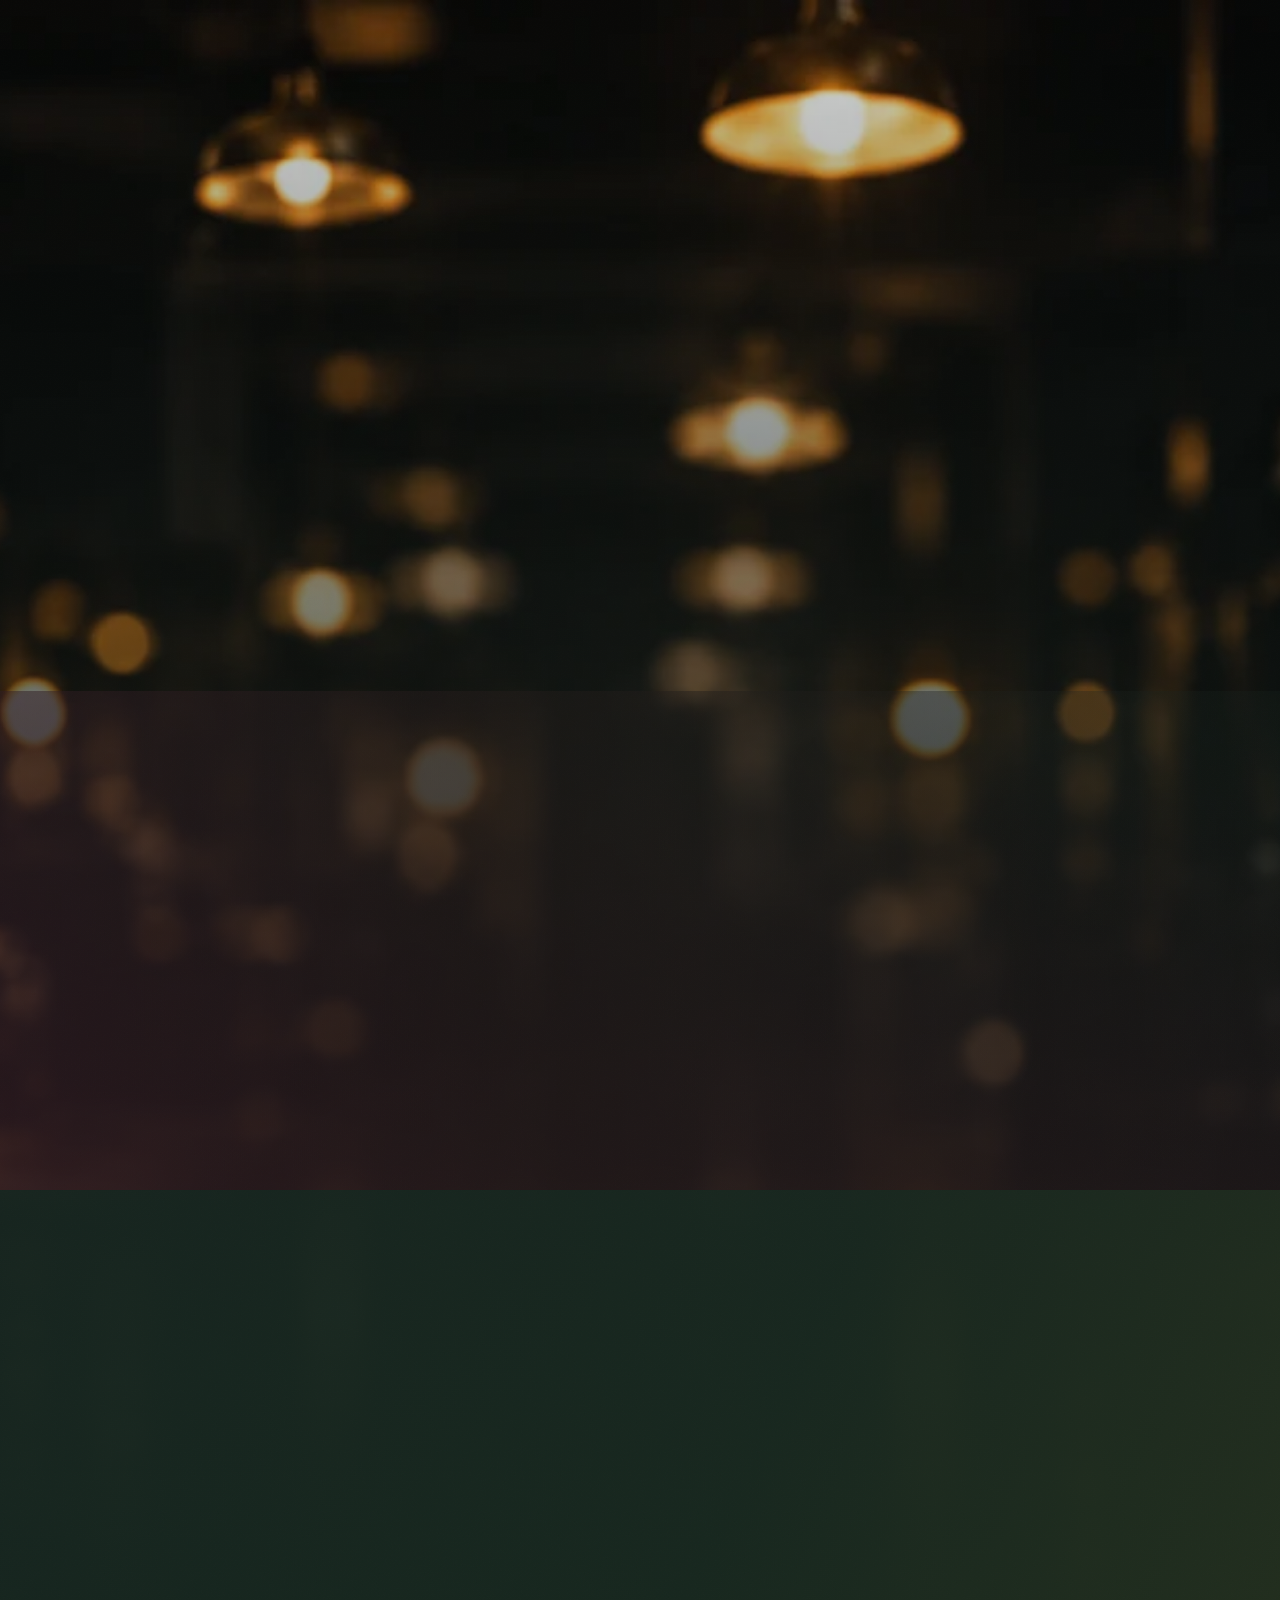
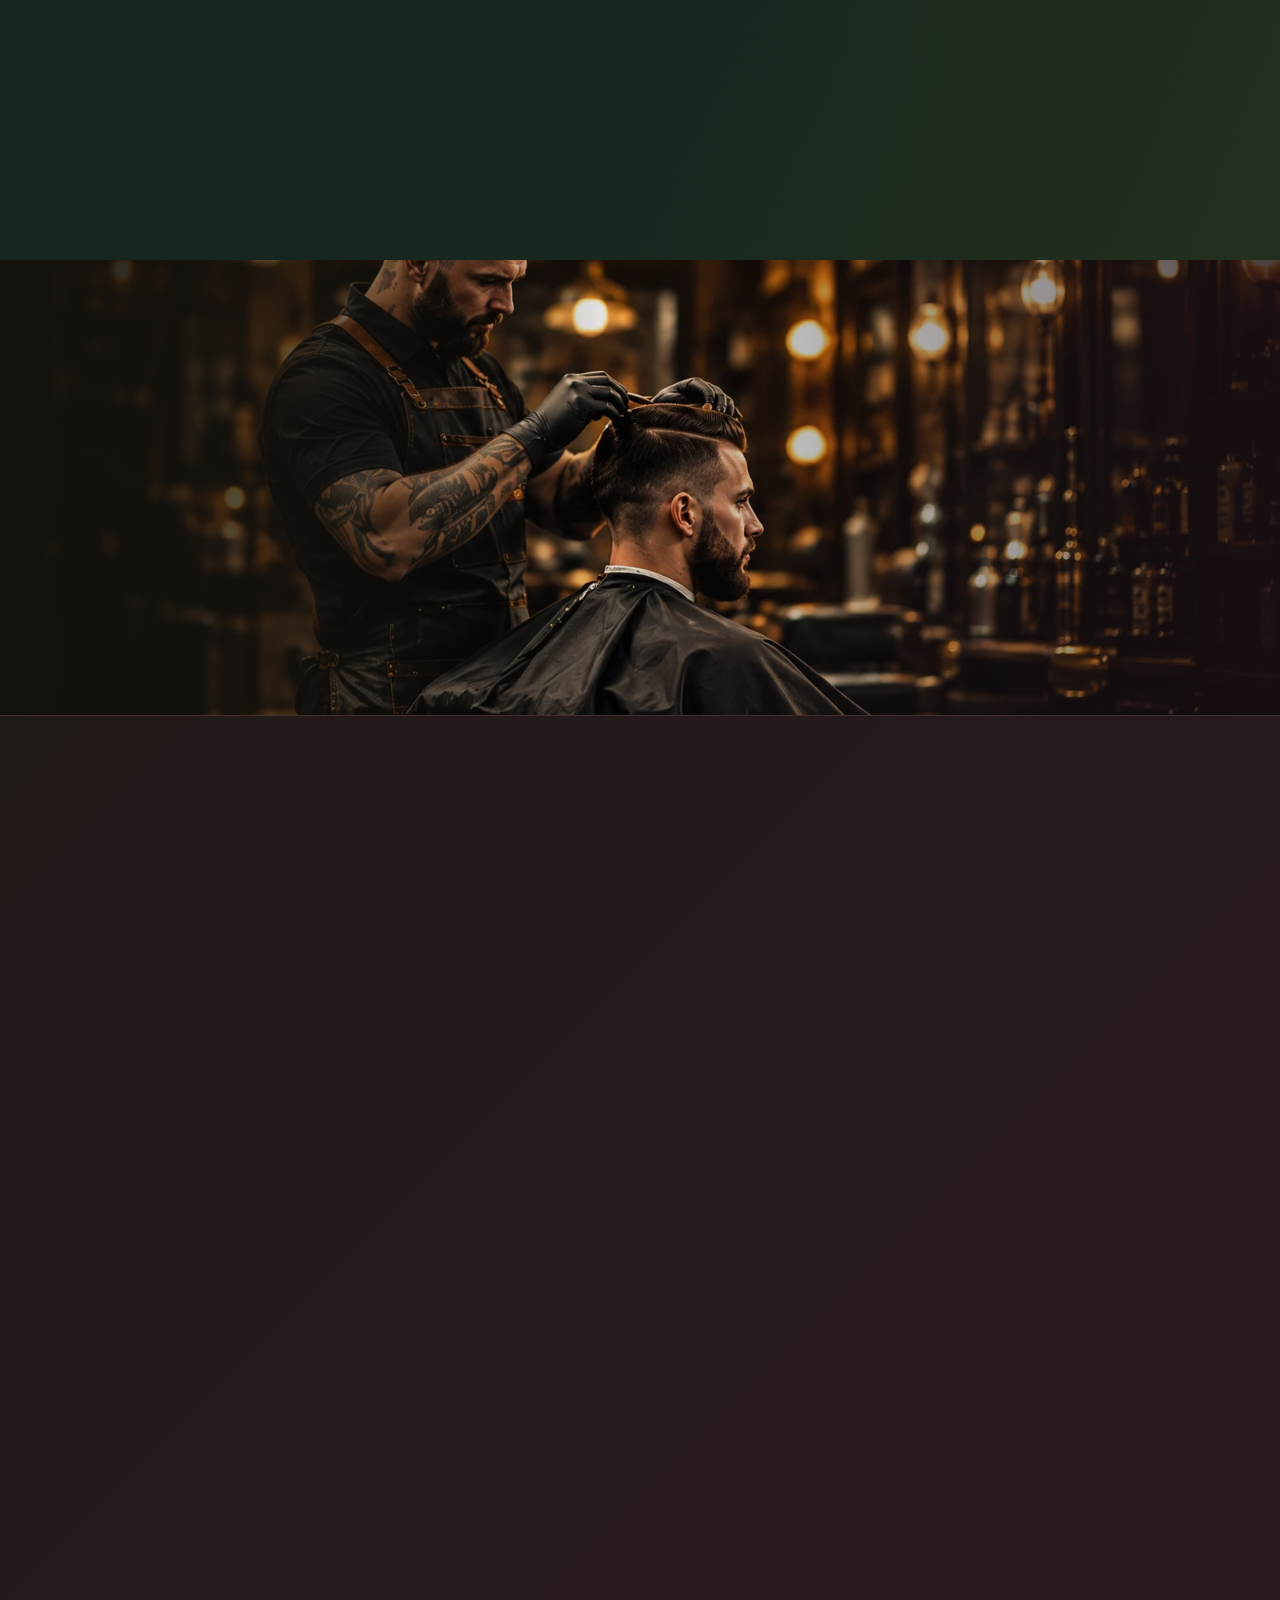
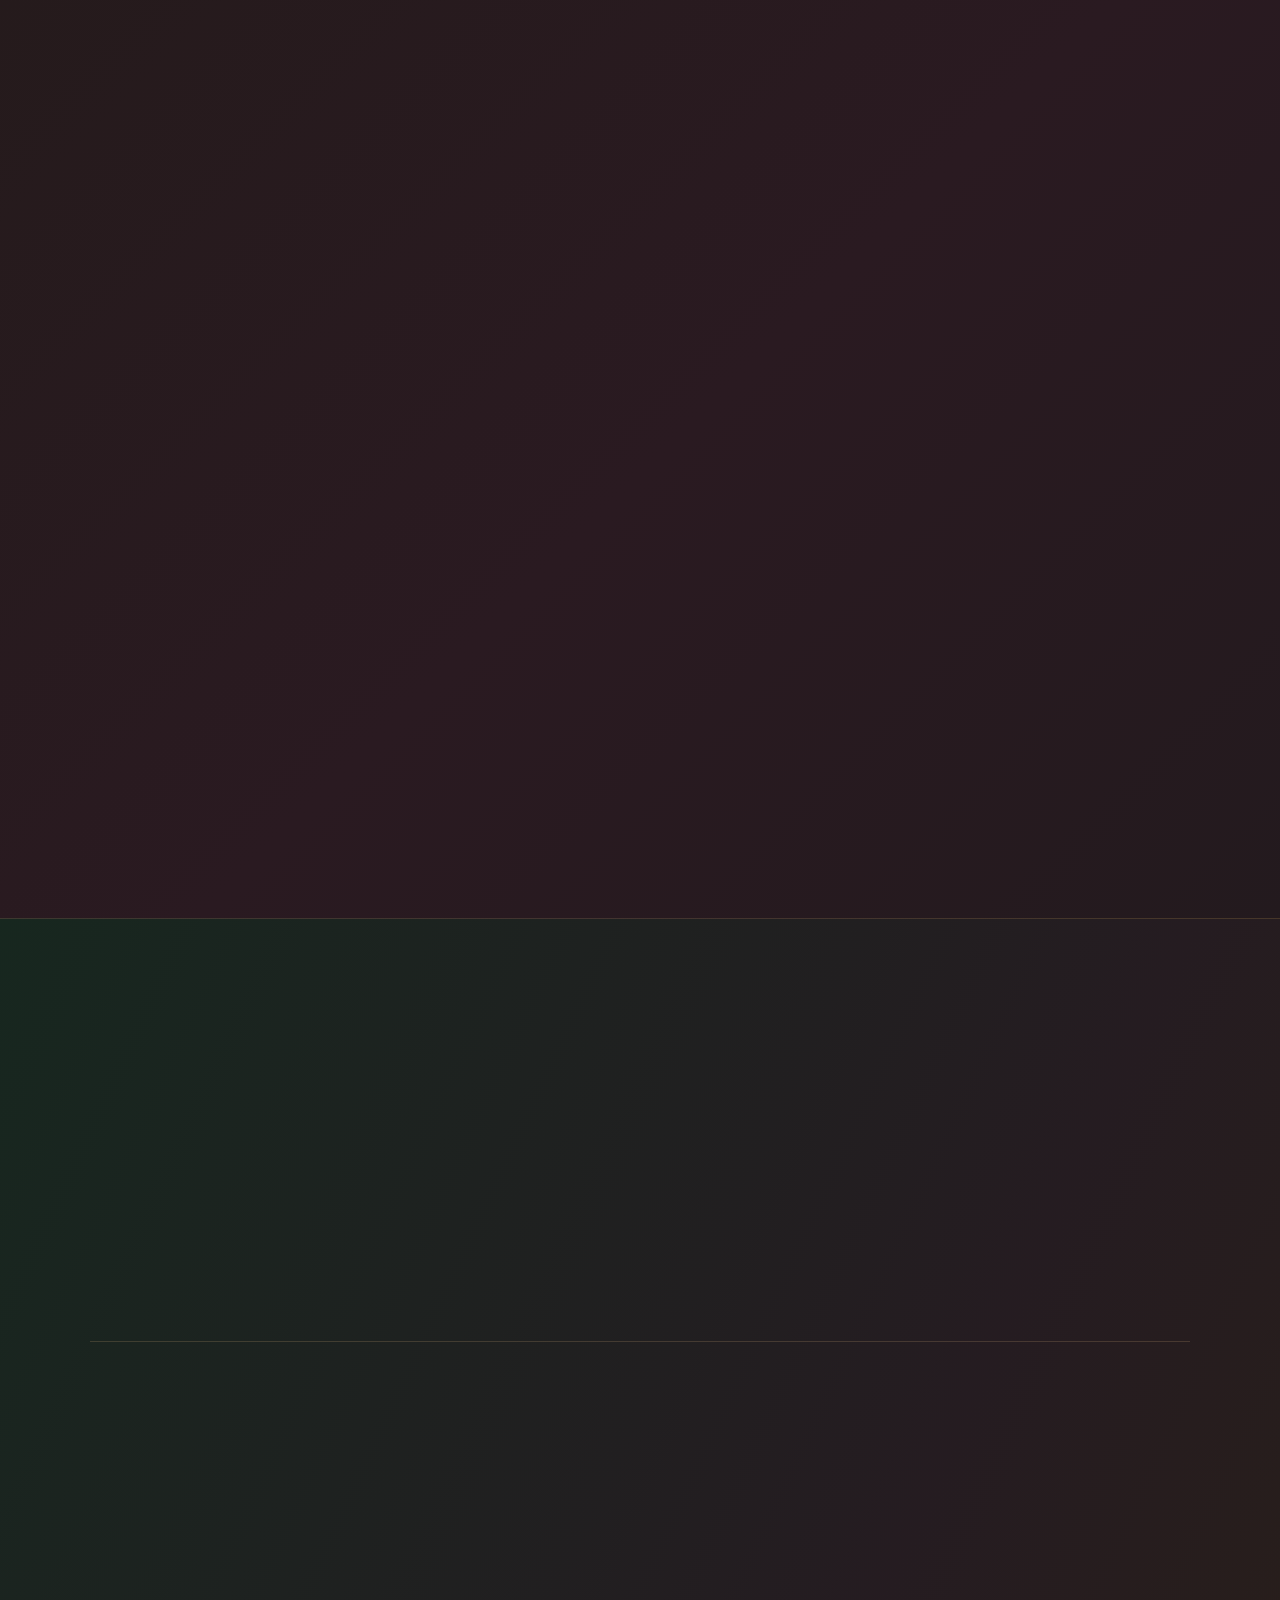
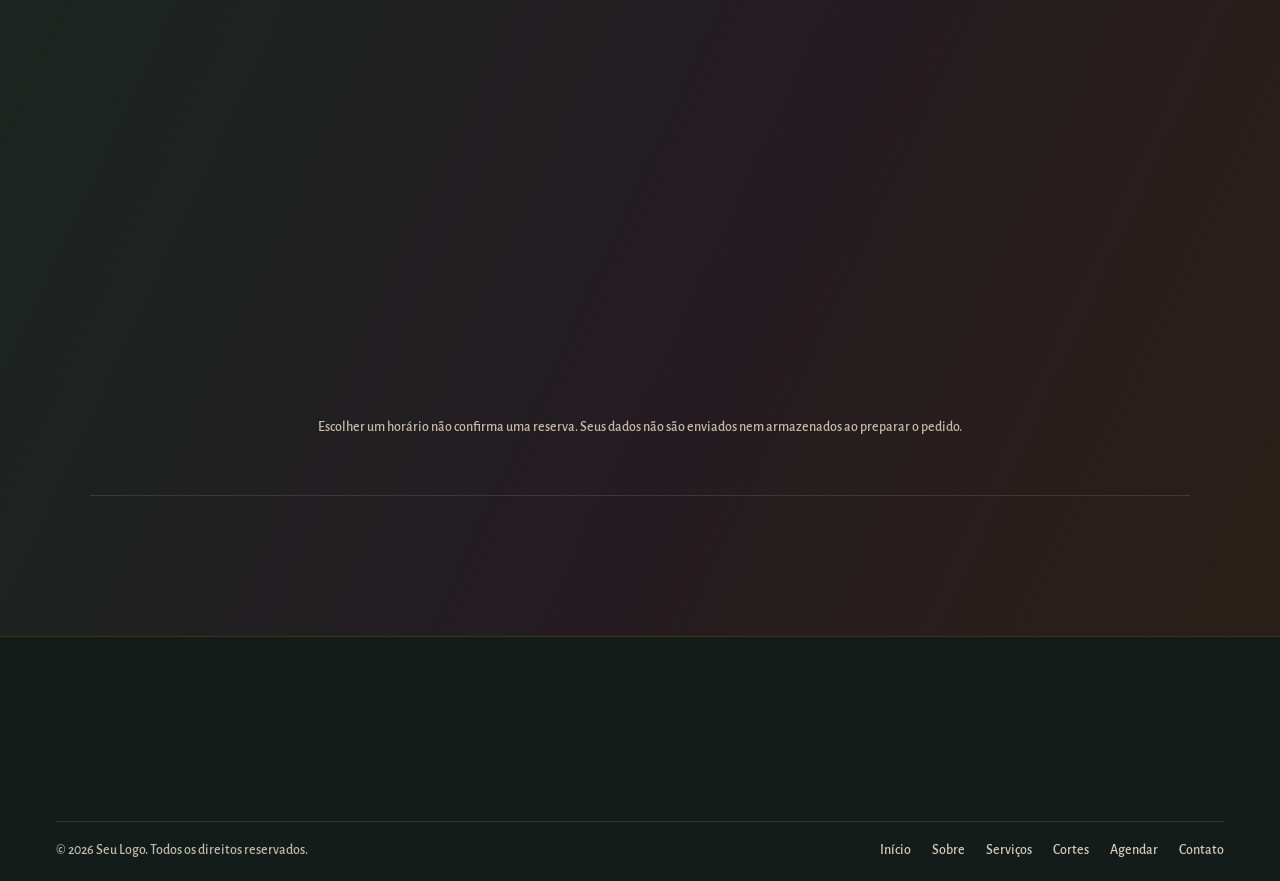
<file: barbearia/index.html>
<!doctype html>
<html lang="pt-BR">
<head>
  <meta charset="UTF-8">
  <meta name="viewport" content="width=device-width, initial-scale=1">
  <meta name="theme-color" content="#0c0c0b">
  <meta name="description" content="Corte, barba e cuidado masculino em uma barbearia premium em São Paulo. Seu estilo, sua melhor versão.">
  <title>Barbearia Premium — Seu estilo, sua melhor versão</title>
  <link rel="icon" href="assets/favicon.svg" type="image/svg+xml">
  <link rel="preload" href="assets/clipper.webp" as="image" fetchpriority="high">
  <link rel="preload" href="assets/fonts/big-shoulders-display-800.woff" as="font" type="font/woff" crossorigin>
  <link rel="preload" href="assets/fonts/alegreya-sans-500.woff" as="font" type="font/woff" crossorigin>
  <link rel="stylesheet" href="fonts.css?v=letras-movimento-20261015">
  <link rel="stylesheet" href="styles.css?v=letras-movimento-20261015">
  <script src="script.js?v=agenda-20261015" defer></script>
  <script src="motion.js?v=letras-movimento-20261015" defer></script>
  <script src="booking.js?v=agenda-20261015" defer></script>
</head>
<body>
<a class="skip-link" href="#conteudo">Ir para o conteúdo</a>
<!-- Ícones vetoriais locais, sem biblioteca externa. -->
<svg class="svg-sprite" xmlns="http://www.w3.org/2000/svg" aria-hidden="true">
 <symbol id="i-arrow" viewBox="0 0 24 24"><path d="M3 12h17m-6-6 6 6-6 6"/></symbol>
 <symbol id="i-search" viewBox="0 0 24 24"><circle cx="10.5" cy="10.5" r="7"/><path d="m16 16 5 5"/></symbol>
 <symbol id="i-menu" viewBox="0 0 24 24"><path d="M3 5h18M3 10h18M3 15h18M3 20h18"/></symbol>
 <symbol id="i-phone" viewBox="0 0 24 24"><path d="m7 3 4 4-3 3c1 3 3 5 6 6l3-3 4 4-2 4c-8 1-17-8-16-16zM15 3c3 0 6 3 6 6m-6-2c1 0 2 1 2 2"/></symbol>
 <symbol id="i-mail" viewBox="0 0 24 24"><rect x="3" y="5" width="18" height="14" rx="1"/><path d="m3 5 9 8 9-8"/></symbol>
 <symbol id="i-pin" viewBox="0 0 24 24"><path d="M19 9c0 5-7 12-7 12S5 14 5 9a7 7 0 1 1 14 0Z"/><circle cx="12" cy="9" r="2"/></symbol>
 <symbol id="i-instagram" viewBox="0 0 24 24"><rect x="3" y="3" width="18" height="18" rx="5"/><circle cx="12" cy="12" r="4"/><circle cx="17.5" cy="6.5" r=".6"/></symbol>
 <symbol id="i-youtube" viewBox="0 0 24 24"><rect x="2" y="5" width="20" height="14" rx="4"/><path d="m10 9 5 3-5 3z"/></symbol>
 <symbol id="i-twitter" viewBox="0 0 24 24"><path d="M21 5c-1 .6-2 1-3 1-3-4-8-1-7 3-4 0-7-2-9-4-1 4 1 7 4 8-1 0-2 0-3-.4 1 3 3 4 5 4-2 2-5 3-7 3 13 5 20-6 19-13z" fill="currentColor" stroke="none"/></symbol>
 <symbol id="i-scissors" viewBox="0 0 48 48"><circle cx="10" cy="36" r="6"/><circle cx="34" cy="36" r="6"/><path d="m13 31 21-27-7 23M31 31 10 4l7 23"/></symbol>
 <symbol id="i-beard" viewBox="0 0 48 48"><path d="M10 9c5 3 8 0 14 0s9 3 14 0v15c0 11-14 18-14 18S10 35 10 24zm5 13c4-5 6-3 9 0 3-3 5-5 9 0M17 29l7 5 7-5"/></symbol>
 <symbol id="i-razor" viewBox="0 0 48 48"><path d="m29 4 13 10-5 6L24 10zm-2 9L9 33l5 5 20-20M9 33l-4 7 8 3 24-26"/></symbol>
 <symbol id="i-diamond" viewBox="0 0 48 48"><path d="m4 16 8-11h24l8 11-20 27zm0 0h40M12 5l5 11 7 27 7-27 5-11M17 16l7-11 7 11"/></symbol>
 <symbol id="i-leaf" viewBox="0 0 48 48"><path d="M9 37C1 19 20 7 40 5c-1 21-7 37-27 32M7 44c4-13 13-21 25-29M13 31l2-10m5 4 10-1"/></symbol>
 <symbol id="i-photo" viewBox="0 0 32 32"><rect x="4" y="5" width="24" height="22" rx="3"/><circle cx="12" cy="12" r="2.5"/><path d="m5 23 7-7 5 5 4-4 6 6"/></symbol>
 <symbol id="i-chair" viewBox="0 0 48 48"><path d="M16 5h15v20H16zM10 17v16h26V21h-5M10 17H6v7m30-3h6v8h-6M15 33v5h17v-5M24 38v6m-9 0h18M20 5V2h7"/></symbol>
</svg>
<header class="header container">
  <a class="brand" href="#inicio" aria-label="Seu Logo — Início"><span class="brand-mark" aria-hidden="true"></span><span>SEU LOGO</span></a>
  <nav class="desktop-nav" aria-label="Navegação principal"><a class="active" href="#inicio">Início</a><a href="#servicos">Serviços</a><a href="#cortes">Cortes</a><a href="#sobre">Sobre</a><a href="#agendar">Agendar</a></nav>
  <div class="header-tools"><button class="icon-button" id="search-toggle" aria-label="Buscar no site"><svg><use href="#i-search"/></svg></button><button class="icon-button" id="menu-toggle" aria-label="Abrir menu" aria-expanded="false" aria-controls="menu-panel"><svg><use href="#i-menu"/></svg></button></div>
  <nav class="menu-panel" id="menu-panel" aria-label="Menu" hidden><a href="#inicio">Início</a><a href="#servicos">Serviços</a><a href="#sobre">Sobre</a><a href="#cortes">Cortes</a><a href="#agendar">Agendar horário</a><a href="#contato">Contato</a></nav>
 </header>
 <main id="conteudo">
<div class="opening">
  <section class="hero" id="inicio" aria-labelledby="hero-title">
   <div class="hero-stage container"><h1 id="hero-title">BARBEARIA</h1><img class="hero-clipper" src="assets/clipper.webp" alt="Máquina profissional de corte preta e prateada" width="640" height="1000" fetchpriority="high"><p class="hero-script">Estilo e tradição</p><div class="hero-copy"><p class="hero-tagline">Corte bem feito. Barba em dia.</p><p>Corte na tesoura, degradê e barba na navalha.<br>Conta pra gente como você gosta. A gente cuida do acabamento.</p><a class="button button-gold" href="#agendar">AGENDAR HORÁRIO <svg><use href="#i-arrow"/></svg></a></div></div>
   <div class="hero-social social" aria-label="Redes sociais"><a href="https://x.com/" target="_blank" rel="noopener noreferrer" aria-label="X"><svg><use href="#i-twitter"/></svg></a><a href="https://www.instagram.com/" target="_blank" rel="noopener noreferrer" aria-label="Instagram"><svg><use href="#i-instagram"/></svg></a><a href="https://www.youtube.com/" target="_blank" rel="noopener noreferrer" aria-label="YouTube"><svg><use href="#i-youtube"/></svg></a></div>
  </section>
  <section class="about" id="sobre" aria-labelledby="about-title">
   <div class="container about-layout"><div class="about-copy"><p class="eyebrow">SOBRE NÓS</p><h2 id="about-title">Seu corte,<br>sem pressa.</h2><p>Antes da máquina, uma conversa. Acertamos com você o comprimento, o desenho da barba e o acabamento. Depois, é só sentar na cadeira.</p><a class="about-phone" href="tel:+5511999999999"><svg><use href="#i-phone"/></svg>(11) 99999-9999</a><a class="button button-red" href="#equipe">SAIBA MAIS <svg><use href="#i-arrow"/></svg></a></div><img class="about-portrait" src="assets/portrait.webp" alt="Retrato em preto e branco de um homem de barba e bigode" width="1000" height="750" loading="lazy"><div class="about-signature"><p class="signature">Estilo<br><span>próprio</span></p><p class="since">DESDE<strong>2015 <span></span></strong></p><p>Tesoura e navalha.<br>Desde o começo.</p></div></div>
  </section>
  <section class="services" id="servicos" aria-labelledby="services-title"><div class="container"><div class="section-heading"><div><p class="eyebrow">SERVIÇOS</p><h2 id="services-title">Tesoura, navalha<br>e mão firme.</h2></div><p>Do corte ao cuidado com os fios.<br>Veja o que dá pra fazer na cadeira.</p></div>
   <div class="services-grid">
    <article class="service"><svg><use href="#i-scissors"/></svg><div><h3>CORTE DE CABELO</h3><p>Na tesoura ou na máquina. Acertamos o comprimento e finalizamos do jeito que você gosta.</p></div></article>
    <article class="service"><svg><use href="#i-beard"/></svg><div><h3>BARBA</h3><p>Aparamos, desenhamos e alinhamos. Navalha no acabamento e atenção aos contornos.</p></div></article>
    <article class="service"><svg><use href="#i-razor"/></svg><div><h3>BARBOTERAPIA</h3><p>Toalha quente, preparo da pele e navalha. Um cuidado completo para a barba.</p></div></article>
    <article class="service"><svg><use href="#i-diamond"/></svg><div><h3>ESTILIZAÇÃO</h3><p>Penteado e finalização com pomada. Pra sair pronto, do cabelo ao último detalhe.</p></div></article>
    <article class="service"><svg><use href="#i-leaf"/></svg><div><h3>TRATAMENTO CAPILAR</h3><p>Hidratação escolhida conforme a necessidade dos seus fios. O barbeiro orienta o cuidado.</p></div></article>
    <article class="service"><svg><use href="#i-chair"/></svg><div><h3>TRATAMENTO DO COURO CABELUDO</h3><p>Limpeza do couro cabeludo e remoção de resíduos de produtos. Converse com o barbeiro.</p></div></article>
   </div></div></section>
</div>
<section class="team" id="equipe" aria-labelledby="team-title"><img class="team-photo" src="assets/team.webp" alt="Barbeiro profissional atendendo um cliente em uma barbearia com iluminação quente" width="1600" height="900" loading="lazy"><div class="container team-layout"><div class="team-copy"><h2 id="team-title">Quem está<br>do outro lado<br>da cadeira.</h2><span class="gold-line"></span><p>Aqui, o corte começa na conversa.<br>Conheça quem vai cuidar<br>do seu cabelo e da sua barba.</p><button class="button button-red" id="team-details">CONHEÇA A EQUIPE <svg><use href="#i-arrow"/></svg></button></div><div class="hours"><p class="eyebrow">HORÁRIOS DE ATENDIMENTO</p><h3>Pode chegar.</h3><dl><div><dt>Segunda a sexta</dt><dd>09h – 20h</dd></div><div><dt>Sábado</dt><dd>09h – 19h</dd></div><div><dt>Domingo</dt><dd>10h – 17h</dd></div></dl></div></div></section>
<section class="styles-showcase cuts-showcase" id="cortes" aria-labelledby="cuts-title">
 <span id="estilos" class="cuts-anchor" aria-hidden="true"></span>
 <div class="container">
  <div class="styles-heading cuts-heading"><div><p class="eyebrow">NOSSOS CORTES</p><h2 id="cuts-title">Do discreto<br>ao marcado.</h2></div><div class="cuts-intro"><p>O nome é só o começo. O comprimento, a transição e o acabamento são combinados na cadeira.</p><a class="cuts-contact-link" href="#contato">Converse com o barbeiro <svg><use href="#i-arrow"/></svg></a></div></div>
  <div class="cuts-grid">
   <article class="cut-card" aria-labelledby="cut-degrade-baixo">
    <figure class="cut-photo" aria-label="Espaço reservado para foto do corte Degradê baixo">
     <!-- FOTO: substitua .cut-photo-placeholder por <img class="cut-photo-image" src="assets/cortes/degrade-baixo.webp" alt="Corte Degradê baixo" width="800" height="1000" loading="lazy"> -->
     <div class="cut-photo-placeholder"><span class="cut-photo-corner" aria-hidden="true"></span><div class="cut-photo-center"><svg aria-hidden="true"><use href="#i-photo"/></svg><span>Foto do corte</span><small>Em breve por aqui</small></div></div>
     <figcaption class="cut-photo-caption"><span class="cut-index">01</span><span>Discreto nas laterais.</span></figcaption>
    </figure>
    <div class="cut-content"><h3 id="cut-degrade-baixo">Degradê baixo</h3><p class="cut-description">A transição começa perto da orelha e mantém mais presença na parte de cima.</p><dl class="cut-details">
     <div><dt>Laterais</dt><dd>Transição baixa e suave</dd></div>
     <div><dt>Topo</dt><dd>Comprimento a combinar</dd></div>
     <div><dt>Acabamento</dt><dd>Contornos bem definidos</dd></div>
    </dl><a class="cut-link" href="#agendar" data-booking-cut="Degradê baixo" aria-label="Agendar o corte Degradê baixo">Quero esse corte <svg><use href="#i-arrow"/></svg></a></div>
   </article>
   <article class="cut-card" aria-labelledby="cut-degrade-medio">
    <figure class="cut-photo" aria-label="Espaço reservado para foto do corte Degradê médio">
     <!-- FOTO: substitua .cut-photo-placeholder por <img class="cut-photo-image" src="assets/cortes/degrade-medio.webp" alt="Corte Degradê médio" width="800" height="1000" loading="lazy"> -->
     <div class="cut-photo-placeholder"><span class="cut-photo-corner" aria-hidden="true"></span><div class="cut-photo-center"><svg aria-hidden="true"><use href="#i-photo"/></svg><span>Foto do corte</span><small>Em breve por aqui</small></div></div>
     <figcaption class="cut-photo-caption"><span class="cut-index">02</span><span>Equilíbrio no desenho.</span></figcaption>
    </figure>
    <div class="cut-content"><h3 id="cut-degrade-medio">Degradê médio</h3><p class="cut-description">Uma transição mais aparente nas laterais, com o topo ajustado ao seu cabelo.</p><dl class="cut-details">
     <div><dt>Laterais</dt><dd>Degradê na altura média</dd></div>
     <div><dt>Topo</dt><dd>Curto ou texturizado</dd></div>
     <div><dt>Acabamento</dt><dd>Conexão com a barba</dd></div>
    </dl><a class="cut-link" href="#agendar" data-booking-cut="Degradê médio" aria-label="Agendar o corte Degradê médio">Quero esse corte <svg><use href="#i-arrow"/></svg></a></div>
   </article>
   <article class="cut-card" aria-labelledby="cut-americano">
    <figure class="cut-photo" aria-label="Espaço reservado para foto do corte Americano">
     <!-- FOTO: substitua .cut-photo-placeholder por <img class="cut-photo-image" src="assets/cortes/americano.webp" alt="Corte Americano" width="800" height="1000" loading="lazy"> -->
     <div class="cut-photo-placeholder"><span class="cut-photo-corner" aria-hidden="true"></span><div class="cut-photo-center"><svg aria-hidden="true"><use href="#i-photo"/></svg><span>Foto do corte</span><small>Em breve por aqui</small></div></div>
     <figcaption class="cut-photo-caption"><span class="cut-index">03</span><span>Mais contraste no visual.</span></figcaption>
    </figure>
    <div class="cut-content"><h3 id="cut-americano">Americano</h3><p class="cut-description">Laterais bem trabalhadas e uma parte de cima que dá forma ao corte.</p><dl class="cut-details">
     <div><dt>Laterais</dt><dd>Máquina e transição marcada</dd></div>
     <div><dt>Topo</dt><dd>Volume bem desenhado</dd></div>
     <div><dt>Acabamento</dt><dd>Frente e contornos alinhados</dd></div>
    </dl><a class="cut-link" href="#agendar" data-booking-cut="Americano" aria-label="Agendar o corte Americano">Quero esse corte <svg><use href="#i-arrow"/></svg></a></div>
   </article>
   <article class="cut-card" aria-labelledby="cut-social-classico">
    <figure class="cut-photo" aria-label="Espaço reservado para foto do corte Social clássico">
     <!-- FOTO: substitua .cut-photo-placeholder por <img class="cut-photo-image" src="assets/cortes/social-classico.webp" alt="Corte Social clássico" width="800" height="1000" loading="lazy"> -->
     <div class="cut-photo-placeholder"><span class="cut-photo-corner" aria-hidden="true"></span><div class="cut-photo-center"><svg aria-hidden="true"><use href="#i-photo"/></svg><span>Foto do corte</span><small>Em breve por aqui</small></div></div>
     <figcaption class="cut-photo-caption"><span class="cut-index">04</span><span>O clássico de todo dia.</span></figcaption>
    </figure>
    <div class="cut-content"><h3 id="cut-social-classico">Social clássico</h3><p class="cut-description">Um corte de linhas limpas, fácil de pentear e de manter na rotina.</p><dl class="cut-details">
     <div><dt>Laterais</dt><dd>Ajustadas, sem excessos</dd></div>
     <div><dt>Topo</dt><dd>Caimento lateral ou natural</dd></div>
     <div><dt>Acabamento</dt><dd>Discreto e bem conectado</dd></div>
    </dl><a class="cut-link" href="#agendar" data-booking-cut="Social clássico" aria-label="Agendar o corte Social clássico">Quero esse corte <svg><use href="#i-arrow"/></svg></a></div>
   </article>
   <article class="cut-card" aria-labelledby="cut-na-tesoura">
    <figure class="cut-photo" aria-label="Espaço reservado para foto do corte Na tesoura">
     <!-- FOTO: substitua .cut-photo-placeholder por <img class="cut-photo-image" src="assets/cortes/na-tesoura.webp" alt="Corte Na tesoura" width="800" height="1000" loading="lazy"> -->
     <div class="cut-photo-placeholder"><span class="cut-photo-corner" aria-hidden="true"></span><div class="cut-photo-center"><svg aria-hidden="true"><use href="#i-photo"/></svg><span>Foto do corte</span><small>Em breve por aqui</small></div></div>
     <figcaption class="cut-photo-caption"><span class="cut-index">05</span><span>Movimento sem exagero.</span></figcaption>
    </figure>
    <div class="cut-content"><h3 id="cut-na-tesoura">Na tesoura</h3><p class="cut-description">O comprimento é trabalhado na tesoura para respeitar o caimento dos fios.</p><dl class="cut-details">
     <div><dt>Laterais</dt><dd>Comprimento mais natural</dd></div>
     <div><dt>Topo</dt><dd>Textura e movimento</dd></div>
     <div><dt>Acabamento</dt><dd>Leve, sem linhas marcadas</dd></div>
    </dl><a class="cut-link" href="#agendar" data-booking-cut="Na tesoura" aria-label="Agendar o corte Na tesoura">Quero esse corte <svg><use href="#i-arrow"/></svg></a></div>
   </article>
   <article class="cut-card" aria-labelledby="cut-raspado-alinhado">
    <figure class="cut-photo" aria-label="Espaço reservado para foto do corte Raspado alinhado">
     <!-- FOTO: substitua .cut-photo-placeholder por <img class="cut-photo-image" src="assets/cortes/raspado-alinhado.webp" alt="Corte Raspado alinhado" width="800" height="1000" loading="lazy"> -->
     <div class="cut-photo-placeholder"><span class="cut-photo-corner" aria-hidden="true"></span><div class="cut-photo-center"><svg aria-hidden="true"><use href="#i-photo"/></svg><span>Foto do corte</span><small>Em breve por aqui</small></div></div>
     <figcaption class="cut-photo-caption"><span class="cut-index">06</span><span>Curto. Limpo. Bem feito.</span></figcaption>
    </figure>
    <div class="cut-content"><h3 id="cut-raspado-alinhado">Raspado alinhado</h3><p class="cut-description">Pouco comprimento, desenho preciso e atenção aos detalhes do contorno.</p><dl class="cut-details">
     <div><dt>Laterais</dt><dd>Máquina mais rente</dd></div>
     <div><dt>Topo</dt><dd>Altura curta e uniforme</dd></div>
     <div><dt>Acabamento</dt><dd>Contorno desenhado</dd></div>
    </dl><a class="cut-link" href="#agendar" data-booking-cut="Raspado alinhado" aria-label="Agendar o corte Raspado alinhado">Quero esse corte <svg><use href="#i-arrow"/></svg></a></div>
   </article>
  </div>
  <div class="cuts-note"><svg aria-hidden="true"><use href="#i-scissors"/></svg><p>Tem outra referência? Traga uma foto. A gente conversa sobre o que funciona para o seu cabelo.</p><a href="#contato">Fale com a gente <svg><use href="#i-arrow"/></svg></a></div>
 </div>
</section>
<section class="booking booking-open" id="agendar" aria-labelledby="booking-title" data-whatsapp="">
 <!-- Integração opcional: informe o número real da barbearia em data-whatsapp. -->
 <div class="container booking-layout">
  <header class="booking-copy"><p class="eyebrow">AGENDAMENTO</p><h2 id="booking-title">Vamos marcar<br>seu próximo corte?</h2><p>Escolha o serviço, o dia e o horário que você prefere. A confirmação é feita pela barbearia, depois de conferir a agenda.</p></header>
  <form class="booking-form" id="booking-form">
   <div class="booking-fields booking-preferences"><div class="booking-field"><label for="booking-service">Serviço</label><select id="booking-service" name="servico" required><option value="corte">Corte de cabelo · 30 min</option><option value="barba">Barba · 30 min</option><option value="corte-barba">Corte + barba · 60 min</option><option value="barboterapia">Barboterapia · 45 min</option><option value="estilizacao">Estilização · 30 min</option><option value="tratamento">Tratamento capilar · 45 min</option></select></div><div class="booking-field"><label for="booking-date">Dia desejado</label><input id="booking-date" name="data" type="date" required aria-describedby="booking-date-help"><small id="booking-date-help">Datas e horários de São Paulo.</small></div></div>
   <fieldset class="booking-period"><legend>Qual período funciona melhor?</legend><div class="booking-period-options"><label><input type="radio" name="periodo" value="manha" checked><span>Manhã</span></label><label><input type="radio" name="periodo" value="tarde"><span>Tarde</span></label><label><input type="radio" name="periodo" value="noite"><span>Noite</span></label></div></fieldset>
   <fieldset class="booking-time-field"><legend>Horário preferido</legend><p class="booking-time-help">Opções para solicitar, sujeitas à confirmação da agenda.</p><div class="booking-times" id="booking-times"></div><p class="booking-empty" id="booking-empty" role="status" hidden>Não há horários para esse período. Tente outro período ou outra data.</p></fieldset>
   <div class="booking-fields booking-contact"><div class="booking-field"><label for="booking-name">Seu nome</label><input id="booking-name" name="nome" type="text" autocomplete="name" minlength="2" maxlength="80" placeholder="Como podemos te chamar?" required></div><div class="booking-field"><label for="booking-phone">WhatsApp ou telefone</label><input id="booking-phone" name="telefone" type="tel" inputmode="tel" autocomplete="tel" maxlength="20" placeholder="(11) 99999-9999" required></div></div>
   <div class="booking-field booking-notes"><label for="booking-notes">Alguma referência ou observação? <span>(opcional)</span></label><textarea id="booking-notes" name="observacoes" rows="2" maxlength="400" placeholder="Ex.: degradê baixo, mantendo o comprimento em cima."></textarea></div>
   <p class="booking-error" id="booking-error" role="alert" hidden></p><button class="button button-red booking-submit" type="submit">PREPARAR SOLICITAÇÃO <svg aria-hidden="true"><use href="#i-arrow"/></svg></button><p class="booking-disclaimer">Escolher um horário não confirma uma reserva. Seus dados não são enviados nem armazenados ao preparar o pedido.</p>
   <noscript><p class="booking-error">Ative o JavaScript para escolher os horários ou entre em contato pelo telefone informado.</p></noscript>
   <section class="booking-result" id="booking-result" aria-labelledby="booking-result-title" hidden><p class="eyebrow">PEDIDO PREPARADO</p><h3 id="booking-result-title" tabindex="-1">Seu pedido está pronto.</h3><p id="booking-result-help">Ainda não foi enviado. Copie a solicitação e envie à barbearia pelo canal de contato de sua preferência. Aguarde a confirmação.</p><label class="sr-only" for="booking-draft">Texto da solicitação de agendamento</label><textarea id="booking-draft" readonly rows="8"></textarea><div class="booking-result-actions"><button class="button button-gold" id="booking-copy" type="button">COPIAR PEDIDO</button><a class="button button-red" id="booking-whatsapp" target="_blank" rel="noopener noreferrer" hidden>ENVIAR PELO WHATSAPP</a></div><p id="booking-copy-status" class="booking-copy-status" role="status"></p></section>
  </form>
  <div class="booking-meta"><div class="booking-info"><div><svg aria-hidden="true"><use href="#i-pin"/></svg><p><strong>Nos encontre na Augusta.</strong><span>Rua Augusta, 1500 · São Paulo, SP</span></p></div><div><svg aria-hidden="true"><use href="#i-scissors"/></svg><p><strong>Traga sua referência.</strong><span>Uma foto, um corte ou uma ideia. A gente acerta os detalhes na cadeira.</span></p></div></div><a class="booking-phone" href="tel:+5511999999999"><svg aria-hidden="true"><use href="#i-phone"/></svg><span>Prefere ligar?<strong>(11) 99999-9999</strong></span></a></div>
 </div>
</section>
</main>
<footer class="footer" id="contato"><div class="footer-main container"><div class="footer-brand"><a class="brand" href="#inicio"><span class="brand-mark" aria-hidden="true"></span><span>SEU LOGO</span></a><p>Cabelo, barba e uma boa conversa.<br>Rua Augusta, São Paulo.</p></div><address class="contact-details"><a href="tel:+5511999999999"><svg><use href="#i-phone"/></svg>(11) 99999-9999</a><a href="mailto:contato@suabarbearia.com.br"><svg><use href="#i-mail"/></svg>contato@suabarbearia.com.br</a><p><svg><use href="#i-pin"/></svg>Rua Augusta, 1500 — São Paulo, SP</p></address><div class="newsletter"><h3>Novidades da barbearia.</h3><p>Deixe seu e-mail para acompanhar.</p><form id="newsletter-form"><label class="sr-only" for="newsletter-email">Seu e-mail</label><input type="email" id="newsletter-email" name="email" placeholder="Seu melhor e-mail" autocomplete="email" required><button type="submit" class="button button-red">INSCREVER</button></form><p class="form-status" id="newsletter-status" role="status"></p></div><div class="footer-social social" aria-label="Redes sociais"><a href="https://x.com/" target="_blank" rel="noopener noreferrer" aria-label="X"><svg><use href="#i-twitter"/></svg></a><a href="https://www.instagram.com/" target="_blank" rel="noopener noreferrer" aria-label="Instagram"><svg><use href="#i-instagram"/></svg></a><a href="https://www.youtube.com/" target="_blank" rel="noopener noreferrer" aria-label="YouTube"><svg><use href="#i-youtube"/></svg></a></div></div><div class="footer-bottom container"><p>© <span id="year">2026</span> Seu Logo. Todos os direitos reservados.</p><nav aria-label="Navegação do rodapé"><a href="#inicio">Início</a><a href="#sobre">Sobre</a><a href="#servicos">Serviços</a><a href="#cortes">Cortes</a><a href="#agendar">Agendar</a><a href="#contato">Contato</a></nav></div></footer>
<dialog id="content-dialog" class="content-dialog"><button class="dialog-close" aria-label="Fechar janela">×</button><div id="dialog-body"></div></dialog>
<dialog id="search-dialog" class="content-dialog search-dialog"><button class="dialog-close" aria-label="Fechar busca">×</button><p class="eyebrow">ENCONTRE O QUE PRECISA</p><h2>BUSCAR NO SITE</h2><label class="sr-only" for="site-search">Buscar serviços, estilos ou contato</label><input id="site-search" type="search" placeholder="Corte, barba, horários..." autocomplete="off"><ul id="search-results"></ul><p class="search-empty" hidden>Nenhum resultado. Tente “barba” ou “contato”.</p></dialog>
</body>
</html>
</file>
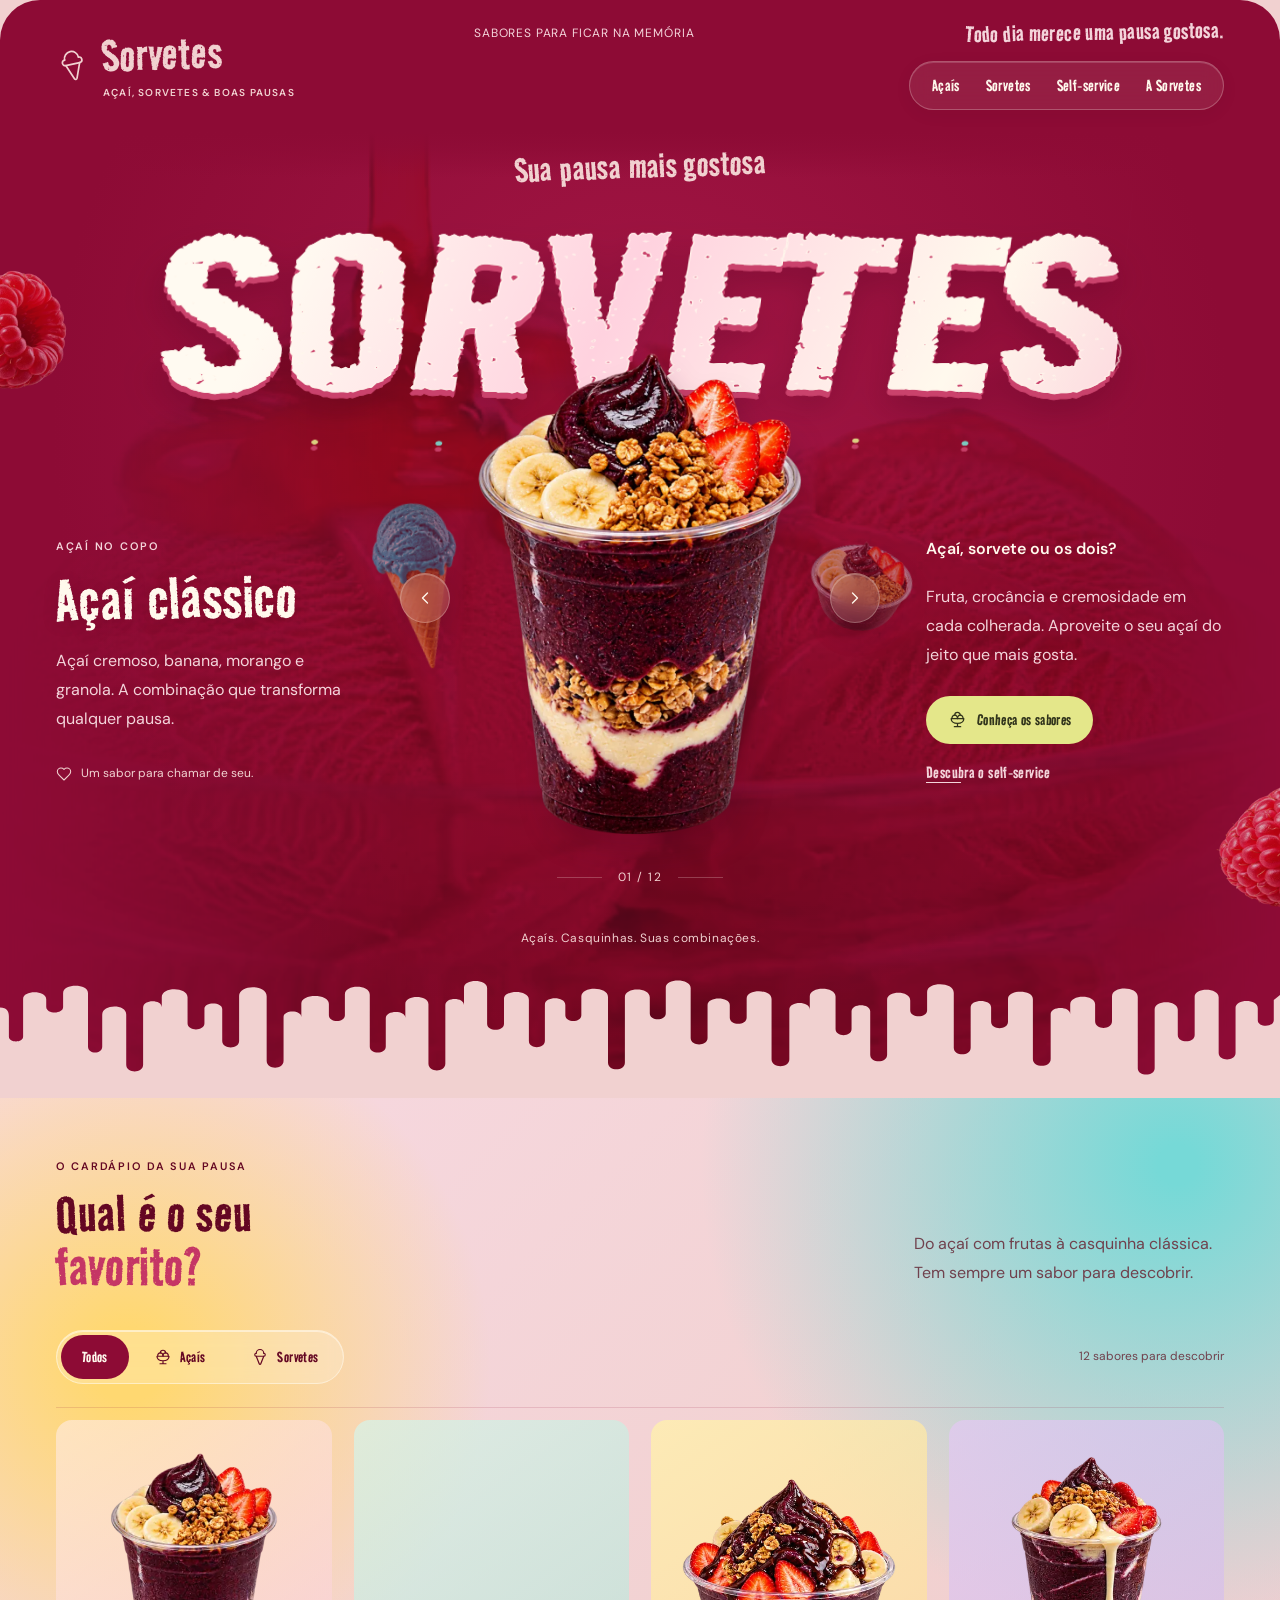
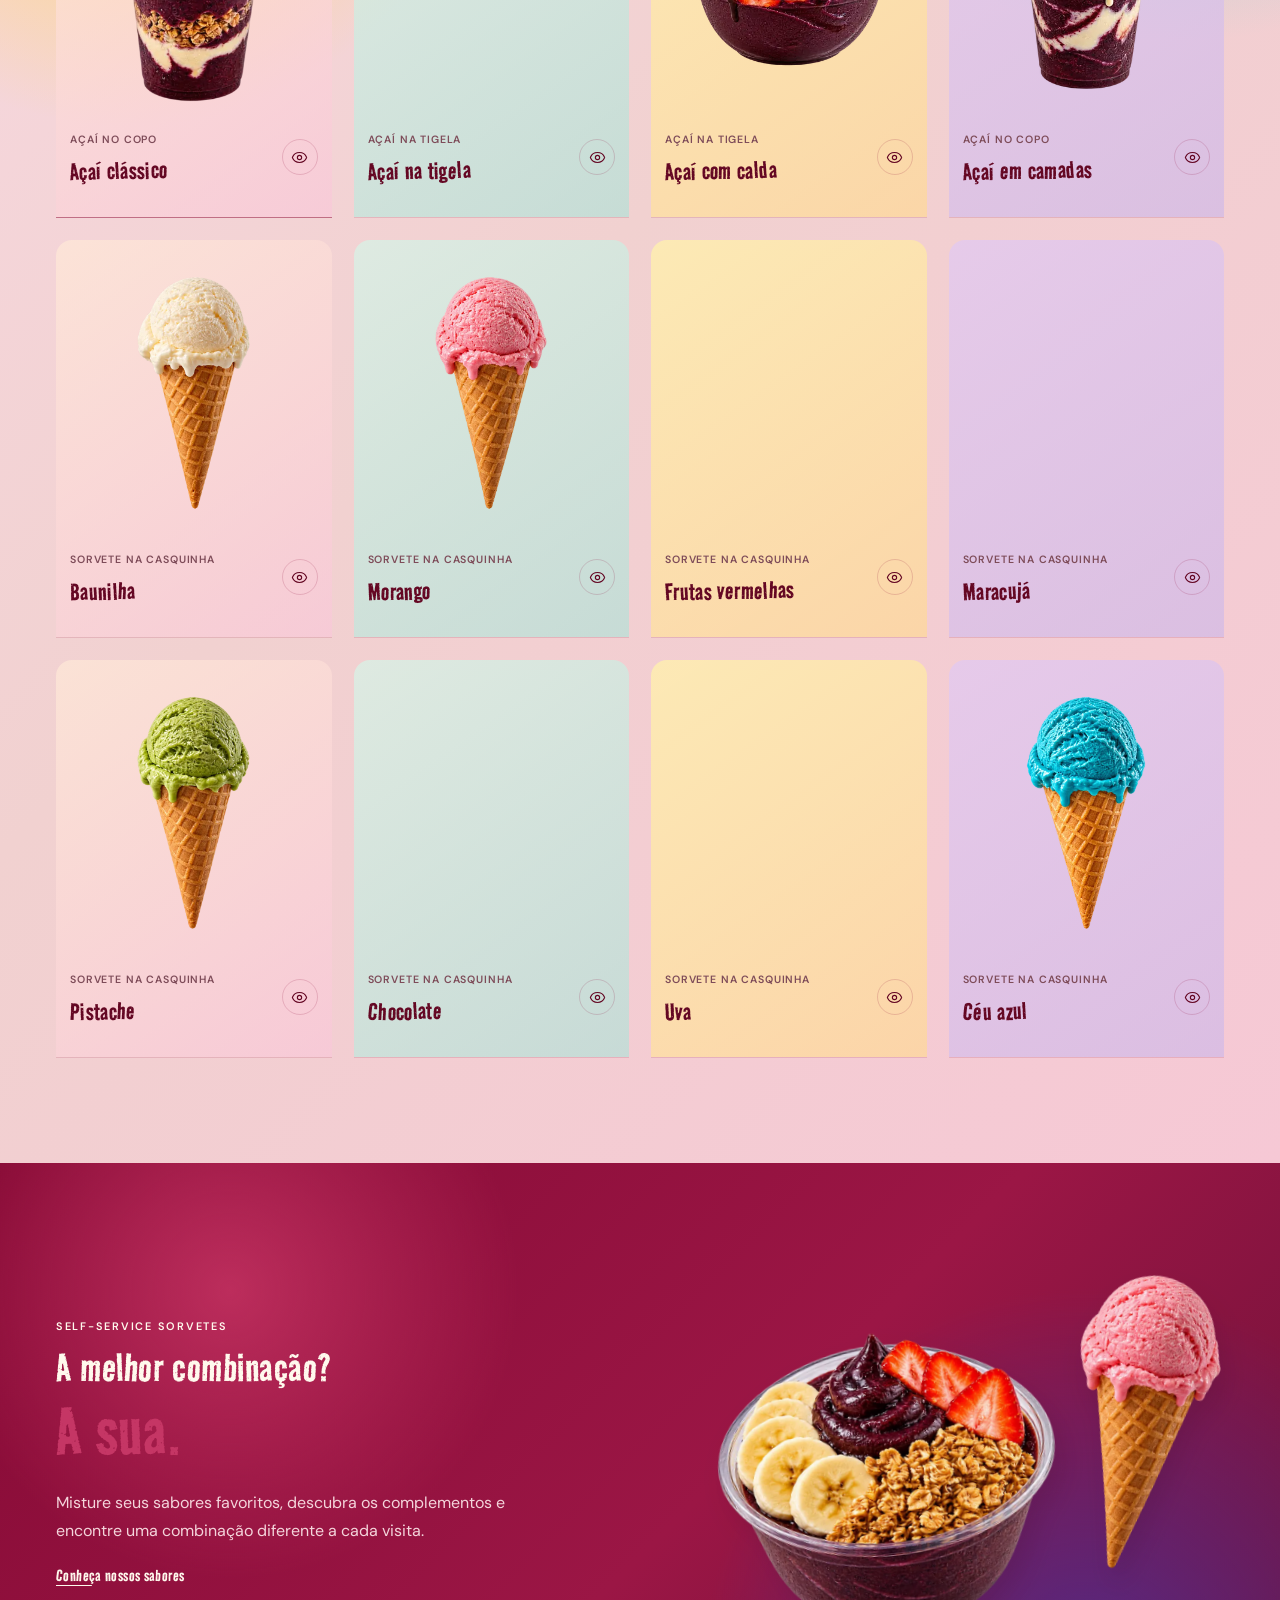
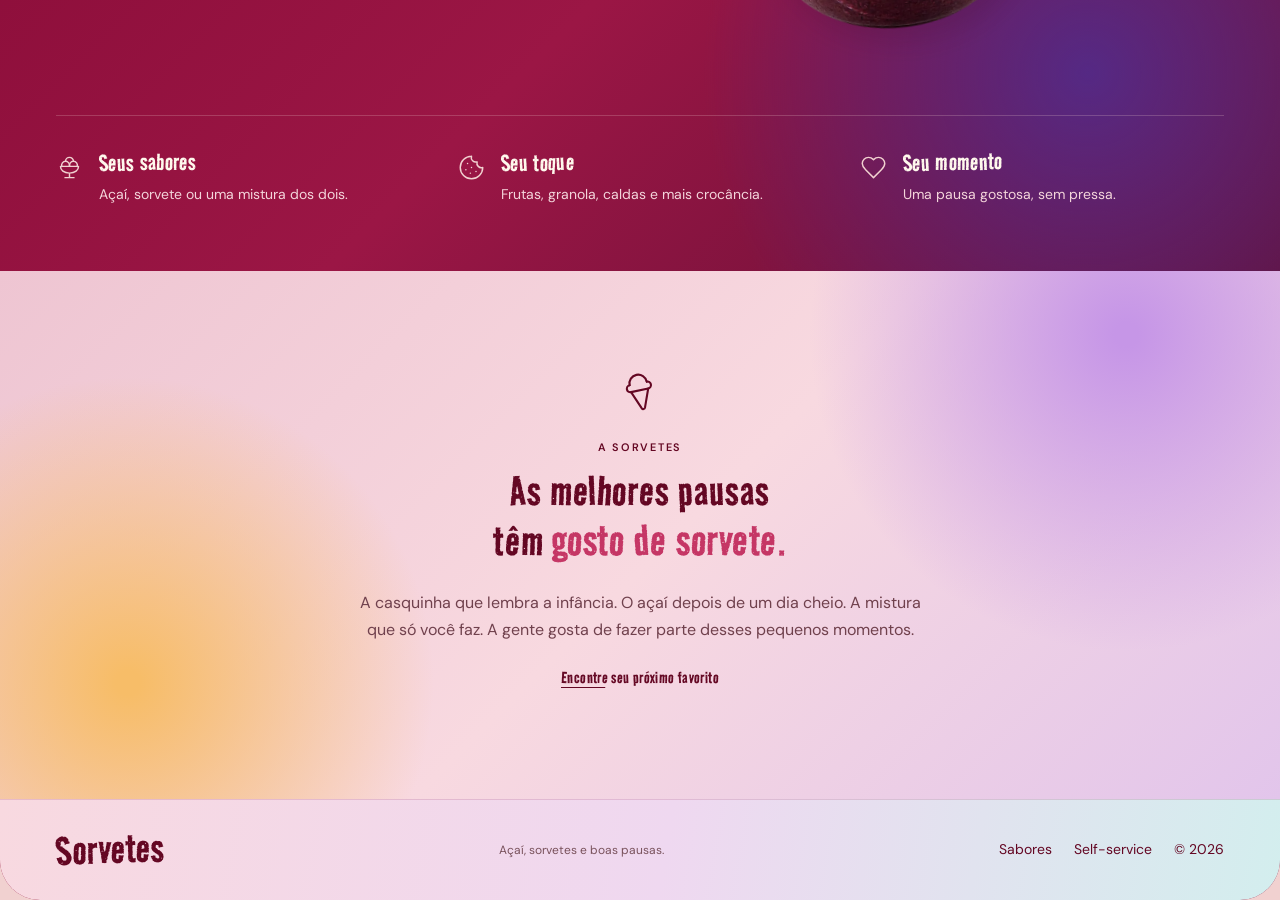
<file: sorvetes/index.html>
<!doctype html>
<html lang="pt-BR">
<head>
  <meta charset="utf-8">
  <meta name="viewport" content="width=device-width, initial-scale=1">
  <meta name="theme-color" content="#8d0b35">
  <meta name="description" content="Conheça a Sorvetes: açaís com frutas, sorvetes na casquinha e self-service. Um sabor para cada pausa.">
  <link rel="canonical" href="https://sueirotech-hub.github.io/sites/sorvetes/">
  <title>Sorvetes | Açaí, sorvetes e self-service</title>
  <link rel="icon" type="image/svg+xml" href="data:image/svg+xml,%3Csvg xmlns='http://www.w3.org/2000/svg' viewBox='0 0 64 64'%3E%3Crect width='64' height='64' rx='18' fill='%238d0b35'/%3E%3Cpath d='M21 34h22L32 57z' fill='%23e3bd7b'/%3E%3Ccircle cx='32' cy='25' r='16' fill='%23efb9c2'/%3E%3C/svg%3E">
  <link rel="preload" href="assets/scoops.woff" as="font" type="font/woff" crossorigin>
  <link rel="preload" href="assets/acai-hero.webp" as="image" fetchpriority="high">
  <link rel="stylesheet" href="styles.css">
  <script src="products.js" defer></script>
  <script src="app.js" defer></script>
</head>
<body>
  <a class="skip-link" href="#inicio">Pular para o conteúdo</a>
  <div class="site-shell">
    <header class="site-header">
      <a class="brand" href="#inicio" aria-label="Sorvetes, início"><svg class="icon" aria-hidden="true"><use href="assets/icons.svg#ice-cream-cone"/></svg><span class="brand-name">Sorvetes<span>açaí, sorvetes & boas pausas</span></span></a>
      <div class="header-content">
        <div class="header-top"><span>SABORES PARA FICAR NA MEMÓRIA</span><span class="header-note">Todo dia merece uma pausa gostosa.</span></div>
        <div class="header-bottom">
          <nav class="desktop-nav glass" aria-label="Navegação principal"><a class="nav-link" href="#cardapio" data-filter-link="acai">Açaís</a><a class="nav-link" href="#cardapio" data-filter-link="sorvete">Sorvetes</a><a class="nav-link" href="#self-service">Self-service</a><a class="nav-link" href="#sobre">A Sorvetes</a></nav>
          <button class="menu-toggle icon-button glass" type="button" title="Abrir menu" aria-label="Abrir menu" aria-expanded="false" aria-controls="mobile-nav"><svg class="icon" aria-hidden="true"><use href="assets/icons.svg#menu"/></svg></button>
        </div>
      </div>
      <nav id="mobile-nav" class="mobile-nav glass" aria-label="Navegação móvel" hidden><a href="#cardapio" data-filter-link="acai">Açaís</a><a href="#cardapio" data-filter-link="sorvete">Sorvetes</a><a href="#self-service">Self-service</a><a href="#sobre">A Sorvetes</a></nav>
    </header>
    <main>
      <div class="hero-band">
        <div class="site-atmosphere" aria-hidden="true">
          <video id="background-video" muted loop playsinline webkit-playsinline preload="none" data-poster="assets/video/strawberry-poster.webp" tabindex="-1" disablepictureinpicture disableremoteplayback>
            <source data-src="assets/video/strawberry-mobile.mp4" media="(max-width: 700px)" type="video/mp4">
            <source data-src="assets/video/strawberry-desktop.mp4" type="video/mp4">
          </video>
        </div>
        <section id="inicio" class="hero" aria-label="Produtos em destaque" aria-roledescription="carrossel" tabindex="-1">
          <div class="hero-heading"><p class="eyebrow">Sua pausa mais gostosa</p><h1 class="scoop-wordmark" data-text="SORVETES">SORVETES</h1></div>
          <div class="hero-stage">
            <div class="hero-copy hero-copy-left"><span class="section-label" id="hero-category">Açaí no copo</span><h2 id="hero-name">Açaí clássico</h2><p id="hero-description">Açaí cremoso, banana, morango e granola. A combinação que transforma qualquer pausa.</p><div class="hero-caption"><svg class="icon" aria-hidden="true"><use href="assets/icons.svg#heart"/></svg><span>Um sabor para chamar de seu.</span></div></div>
            <div class="product-showcase">
              <div class="edge-preview edge-preview-previous" aria-hidden="true"><img id="previous-image" src="assets/products/ceu-azul.webp" alt="" width="227" height="440" decoding="async" fetchpriority="low"><span class="edge-preview-label"><small>Anterior</small><strong id="previous-name">Céu azul</strong></span></div>
              <div class="edge-preview edge-preview-next" aria-hidden="true"><img id="next-image" src="assets/products/acai-na-tigela.webp" alt="" width="440" height="385" decoding="async" fetchpriority="low"><span class="edge-preview-label"><small>Próximo</small><strong id="next-name">Açaí na tigela</strong></span></div>
              <button id="previous-product" class="icon-button product-arrow previous glass" type="button" title="Ver produto anterior: Céu azul" aria-label="Ver produto anterior: Céu azul" aria-controls="hero-image"><svg class="icon" aria-hidden="true"><use href="assets/icons.svg#chevron-left"/></svg></button>
              <figure class="hero-product"><div class="product-tilt"><div class="product-float"><img id="hero-image" class="hero-product-image is-active" src="assets/acai-hero.webp" alt="Açaí clássico com banana, morango e granola" width="800" height="1200" loading="eager" fetchpriority="high" decoding="async" draggable="false"><img id="hero-buffer-image" class="hero-product-image" alt="" aria-hidden="true" width="800" height="1200" decoding="async" draggable="false"></div></div><figcaption class="sr-only" id="hero-image-caption">Açaí clássico</figcaption></figure>
              <button id="next-product" class="icon-button product-arrow next glass" type="button" title="Ver próximo produto: Açaí na tigela" aria-label="Ver próximo produto: Açaí na tigela" aria-controls="hero-image"><svg class="icon" aria-hidden="true"><use href="assets/icons.svg#chevron-right"/></svg></button>
              <div class="product-position"><span class="position-line" aria-hidden="true"></span><span id="slide-count" class="slide-count" aria-hidden="true">01 / 12</span><span class="position-line" aria-hidden="true"></span></div>
            </div>
            <div class="hero-copy hero-copy-right"><p class="hero-intro">Açaí, sorvete ou os dois?</p><p id="hero-detail">Fruta, crocância e cremosidade em cada colherada. Aproveite o seu açaí do jeito que mais gosta.</p><div class="hero-actions"><a class="button button-lime" href="#cardapio"><svg class="icon" aria-hidden="true"><use href="assets/icons.svg#ice-cream-bowl"/></svg>Conheça os sabores</a><a class="text-link" href="#self-service">Descubra o self-service</a></div></div>
          </div>
          <div class="hero-controls"><span class="hero-control-note">Açaís. Casquinhas. Suas combinações.</span></div>
          <p id="slide-status" class="sr-only" aria-live="polite"></p>
        </section>
        <div class="berries" aria-hidden="true"><img class="berry berry-one" src="assets/raspberry.webp" alt="" width="160" height="160" decoding="async"><img class="berry berry-two" src="assets/raspberry.webp" alt="" width="160" height="160" decoding="async"></div>
        <div class="cream-edge" aria-hidden="true"><svg viewBox="0 0 1440 310" preserveAspectRatio="none" xmlns="http://www.w3.org/2000/svg">
        <path d="M0 76 C8 76 10 87 10 99 L10 151 C10 168 26 168 26 151 L26 54 C26 31 52 31 52 55 L52 74 C52 94 71 94 71 75 L71 39 C71 14 99 14 99 39 L99 177 C99 198 115 198 115 177 L115 95 C115 67 142 67 142 94 L142 224 C142 247 161 247 161 224 L161 77 C161 55 182 55 182 76 L182 49 C182 22 211 22 211 50 L211 117 C211 138 230 138 230 117 L230 79 C230 61 250 61 250 80 L250 163 C250 185 269 185 269 163 L269 46 C269 16 300 16 300 47 L300 214 C300 238 319 238 319 214 L319 101 C319 82 339 82 339 101 L339 66 C339 40 370 40 370 67 L370 96 C370 116 388 116 388 96 L388 42 C388 16 416 16 416 43 L416 177 C416 198 434 198 434 177 L434 104 C434 83 456 83 456 103 L456 67 C456 43 482 43 482 68 L482 221 C482 245 501 245 501 221 L501 70 C501 49 522 49 522 70 L522 25 C522 2 548 2 548 26 L548 118 C548 139 567 139 567 118 L567 54 C567 30 595 30 595 56 L595 163 C595 184 613 184 613 162 L613 69 C613 47 636 47 636 70 L636 96 C636 116 654 116 654 96 L654 48 C654 21 684 21 684 49 L684 218 C684 242 703 242 703 218 L703 49 C703 23 731 23 731 50 L731 91 C731 112 749 112 749 91 L749 24 C749 0 777 0 777 26 L777 155 C777 177 796 177 796 155 L796 70 C796 47 821 47 821 70 L821 102 C821 124 840 124 840 102 L840 53 C840 28 868 28 868 54 L868 210 C868 234 888 234 888 210 L888 82 C888 59 911 59 911 82 L911 47 C911 21 940 21 940 48 L940 132 C940 153 958 153 958 132 L958 86 C958 65 979 65 979 86 L979 198 C979 221 998 221 998 198 L998 56 C998 32 1024 32 1024 58 L1024 83 C1024 104 1043 104 1043 83 L1043 36 C1043 9 1073 9 1073 38 L1073 180 C1073 203 1092 203 1092 180 L1092 76 C1092 54 1115 54 1115 76 L1115 113 C1115 135 1134 135 1134 113 L1134 54 C1134 29 1162 29 1162 54 L1162 209 C1162 233 1182 233 1182 209 L1182 93 C1182 72 1204 72 1204 93 L1204 68 C1204 42 1232 42 1232 68 L1232 112 C1232 135 1251 135 1251 112 L1251 47 C1251 20 1280 20 1280 49 L1280 233 C1280 255 1299 255 1299 233 L1299 81 C1299 56 1325 56 1325 82 L1325 147 C1325 169 1344 169 1344 147 L1344 48 C1344 24 1371 24 1371 50 L1371 194 C1371 216 1390 216 1390 194 L1390 77 C1390 53 1415 53 1415 78 L1415 109 C1415 128 1433 128 1433 109 L1433 57 L1440 44 L1440 310 L0 310 Z"/>
      </svg></div>
      </div>
      <div class="catalog-band">
        <div class="rain-field" aria-hidden="true">
          <svg class="rain-drop" style="--x:3%;--size:32px;--delay:-2s;--duration:15s;--drift:18px;--turn:-18deg"><use href="assets/icons.svg#ice-cream-cone"/></svg>
          <svg class="rain-drop" style="--x:12%;--size:45px;--delay:-10s;--duration:18s;--drift:-16px;--turn:14deg"><use href="assets/icons.svg#ice-cream-bowl"/></svg>
          <svg class="rain-drop" style="--x:22%;--size:28px;--delay:-6s;--duration:13s;--drift:12px;--turn:-12deg"><use href="assets/icons.svg#ice-cream-cone"/></svg>
          <svg class="rain-drop" style="--x:31%;--size:50px;--delay:-14s;--duration:20s;--drift:-20px;--turn:20deg"><use href="assets/icons.svg#ice-cream-bowl"/></svg>
          <svg class="rain-drop" style="--x:42%;--size:34px;--delay:-5s;--duration:17s;--drift:19px;--turn:-20deg"><use href="assets/icons.svg#ice-cream-cone"/></svg>
          <svg class="rain-drop" style="--x:53%;--size:43px;--delay:-12s;--duration:16s;--drift:-22px;--turn:15deg"><use href="assets/icons.svg#ice-cream-bowl"/></svg>
          <svg class="rain-drop" style="--x:64%;--size:26px;--delay:-4s;--duration:14s;--drift:15px;--turn:-16deg"><use href="assets/icons.svg#ice-cream-cone"/></svg>
          <svg class="rain-drop" style="--x:74%;--size:48px;--delay:-16s;--duration:19s;--drift:-13px;--turn:18deg"><use href="assets/icons.svg#ice-cream-bowl"/></svg>
          <svg class="rain-drop" style="--x:83%;--size:30px;--delay:-8s;--duration:15s;--drift:20px;--turn:-15deg"><use href="assets/icons.svg#ice-cream-cone"/></svg>
          <svg class="rain-drop" style="--x:93%;--size:40px;--delay:-18s;--duration:21s;--drift:-17px;--turn:21deg"><use href="assets/icons.svg#ice-cream-bowl"/></svg>
        </div>
        <section id="cardapio" class="catalog section-container" aria-labelledby="catalog-title">
          <div class="section-heading reveal"><div><p class="section-label">O cardápio da sua pausa</p><h2 id="catalog-title">Qual é o seu <em>favorito?</em></h2></div><p>Do açaí com frutas à casquinha clássica. Tem sempre um sabor para descobrir.</p></div>
          <div class="catalog-toolbar"><div class="category-filters glass" role="group" aria-label="Filtrar produtos"><button class="filter-button active" type="button" data-filter="all" aria-pressed="true">Todos</button><button class="filter-button" type="button" data-filter="acai" aria-pressed="false"><svg class="icon" aria-hidden="true"><use href="assets/icons.svg#ice-cream-bowl"/></svg>Açaís</button><button class="filter-button" type="button" data-filter="sorvete" aria-pressed="false"><svg class="icon" aria-hidden="true"><use href="assets/icons.svg#ice-cream-cone"/></svg>Sorvetes</button></div><span id="product-count" class="product-count" aria-live="polite">12 sabores para descobrir</span></div>
          <div class="product-grid">
            <article class="product-card reveal" data-product-id="acai-classico" data-category="acai">
              <button class="product-preview" type="button" data-show-product="acai-classico" aria-label="Ver Açaí clássico em destaque">
                <span class="catalog-art"><img src="assets/products/acai-classico-thumb.webp" alt="" width="293" height="440" loading="lazy" decoding="async"></span>
                <span class="product-info"><span><span class="product-category">Açaí no copo</span><span class="product-name">Açaí clássico</span></span><span class="product-view" aria-hidden="true"><svg class="icon" aria-hidden="true"><use href="assets/icons.svg#eye"/></svg></span></span>
              </button>
            </article>
            <article class="product-card reveal" data-product-id="acai-na-tigela" data-category="acai">
              <button class="product-preview" type="button" data-show-product="acai-na-tigela" aria-label="Ver Açaí na tigela em destaque">
                <span class="catalog-art"><img src="assets/products/acai-na-tigela-thumb.webp" srcset="assets/products/acai-na-tigela-thumb.webp 440w, assets/products/acai-na-tigela.webp 900w" sizes="(max-width: 540px) 165px, (max-width: 960px) 230px, 270px" alt="" width="440" height="385" loading="lazy" decoding="async"></span>
                <span class="product-info"><span><span class="product-category">Açaí na tigela</span><span class="product-name">Açaí na tigela</span></span><span class="product-view" aria-hidden="true"><svg class="icon" aria-hidden="true"><use href="assets/icons.svg#eye"/></svg></span></span>
              </button>
            </article>
            <article class="product-card reveal" data-product-id="acai-com-calda" data-category="acai">
              <button class="product-preview" type="button" data-show-product="acai-com-calda" aria-label="Ver Açaí com calda em destaque">
                <span class="catalog-art"><img src="assets/products/acai-com-calda-thumb.webp" srcset="assets/products/acai-com-calda-thumb.webp 440w, assets/products/acai-com-calda.webp 900w" sizes="(max-width: 540px) 165px, (max-width: 960px) 230px, 270px" alt="" width="440" height="385" loading="lazy" decoding="async"></span>
                <span class="product-info"><span><span class="product-category">Açaí na tigela</span><span class="product-name">Açaí com calda</span></span><span class="product-view" aria-hidden="true"><svg class="icon" aria-hidden="true"><use href="assets/icons.svg#eye"/></svg></span></span>
              </button>
            </article>
            <article class="product-card reveal" data-product-id="acai-em-camadas" data-category="acai">
              <button class="product-preview" type="button" data-show-product="acai-em-camadas" aria-label="Ver Açaí em camadas em destaque">
                <span class="catalog-art"><img src="assets/products/acai-em-camadas-thumb.webp" srcset="assets/products/acai-em-camadas-thumb.webp 286w, assets/products/acai-em-camadas.webp 584w" sizes="(max-width: 540px) 165px, (max-width: 960px) 230px, 270px" alt="" width="286" height="440" loading="lazy" decoding="async"></span>
                <span class="product-info"><span><span class="product-category">Açaí no copo</span><span class="product-name">Açaí em camadas</span></span><span class="product-view" aria-hidden="true"><svg class="icon" aria-hidden="true"><use href="assets/icons.svg#eye"/></svg></span></span>
              </button>
            </article>
            <article class="product-card reveal" data-product-id="baunilha" data-category="sorvete">
              <button class="product-preview" type="button" data-show-product="baunilha" aria-label="Ver Baunilha em destaque">
                <span class="catalog-art"><img src="assets/products/baunilha-thumb.webp" srcset="assets/products/baunilha-thumb.webp 214w, assets/products/baunilha.webp 438w" sizes="(max-width: 540px) 165px, (max-width: 960px) 230px, 270px" alt="" width="214" height="440" loading="lazy" decoding="async"></span>
                <span class="product-info"><span><span class="product-category">Sorvete na casquinha</span><span class="product-name">Baunilha</span></span><span class="product-view" aria-hidden="true"><svg class="icon" aria-hidden="true"><use href="assets/icons.svg#eye"/></svg></span></span>
              </button>
            </article>
            <article class="product-card reveal" data-product-id="morango" data-category="sorvete">
              <button class="product-preview" type="button" data-show-product="morango" aria-label="Ver Morango em destaque">
                <span class="catalog-art"><img src="assets/products/morango-thumb.webp" srcset="assets/products/morango-thumb.webp 212w, assets/products/morango.webp 433w" sizes="(max-width: 540px) 165px, (max-width: 960px) 230px, 270px" alt="" width="212" height="440" loading="lazy" decoding="async"></span>
                <span class="product-info"><span><span class="product-category">Sorvete na casquinha</span><span class="product-name">Morango</span></span><span class="product-view" aria-hidden="true"><svg class="icon" aria-hidden="true"><use href="assets/icons.svg#eye"/></svg></span></span>
              </button>
            </article>
            <article class="product-card reveal" data-product-id="frutas-vermelhas" data-category="sorvete">
              <button class="product-preview" type="button" data-show-product="frutas-vermelhas" aria-label="Ver Frutas vermelhas em destaque">
                <span class="catalog-art"><img src="assets/products/frutas-vermelhas-thumb.webp" srcset="assets/products/frutas-vermelhas-thumb.webp 227w, assets/products/frutas-vermelhas.webp 465w" sizes="(max-width: 540px) 165px, (max-width: 960px) 230px, 270px" alt="" width="227" height="440" loading="lazy" decoding="async"></span>
                <span class="product-info"><span><span class="product-category">Sorvete na casquinha</span><span class="product-name">Frutas vermelhas</span></span><span class="product-view" aria-hidden="true"><svg class="icon" aria-hidden="true"><use href="assets/icons.svg#eye"/></svg></span></span>
              </button>
            </article>
            <article class="product-card reveal" data-product-id="maracuja" data-category="sorvete">
              <button class="product-preview" type="button" data-show-product="maracuja" aria-label="Ver Maracujá em destaque">
                <span class="catalog-art"><img src="assets/products/maracuja-thumb.webp" srcset="assets/products/maracuja-thumb.webp 213w, assets/products/maracuja.webp 436w" sizes="(max-width: 540px) 165px, (max-width: 960px) 230px, 270px" alt="" width="213" height="440" loading="lazy" decoding="async"></span>
                <span class="product-info"><span><span class="product-category">Sorvete na casquinha</span><span class="product-name">Maracujá</span></span><span class="product-view" aria-hidden="true"><svg class="icon" aria-hidden="true"><use href="assets/icons.svg#eye"/></svg></span></span>
              </button>
            </article>
            <article class="product-card reveal" data-product-id="pistache" data-category="sorvete">
              <button class="product-preview" type="button" data-show-product="pistache" aria-label="Ver Pistache em destaque">
                <span class="catalog-art"><img src="assets/products/pistache-thumb.webp" srcset="assets/products/pistache-thumb.webp 214w, assets/products/pistache.webp 438w" sizes="(max-width: 540px) 165px, (max-width: 960px) 230px, 270px" alt="" width="214" height="440" loading="lazy" decoding="async"></span>
                <span class="product-info"><span><span class="product-category">Sorvete na casquinha</span><span class="product-name">Pistache</span></span><span class="product-view" aria-hidden="true"><svg class="icon" aria-hidden="true"><use href="assets/icons.svg#eye"/></svg></span></span>
              </button>
            </article>
            <article class="product-card reveal" data-product-id="chocolate" data-category="sorvete">
              <button class="product-preview" type="button" data-show-product="chocolate" aria-label="Ver Chocolate em destaque">
                <span class="catalog-art"><img src="assets/products/chocolate-thumb.webp" srcset="assets/products/chocolate-thumb.webp 228w, assets/products/chocolate.webp 465w" sizes="(max-width: 540px) 165px, (max-width: 960px) 230px, 270px" alt="" width="228" height="440" loading="lazy" decoding="async"></span>
                <span class="product-info"><span><span class="product-category">Sorvete na casquinha</span><span class="product-name">Chocolate</span></span><span class="product-view" aria-hidden="true"><svg class="icon" aria-hidden="true"><use href="assets/icons.svg#eye"/></svg></span></span>
              </button>
            </article>
            <article class="product-card reveal" data-product-id="uva" data-category="sorvete">
              <button class="product-preview" type="button" data-show-product="uva" aria-label="Ver Uva em destaque">
                <span class="catalog-art"><img src="assets/products/uva-thumb.webp" srcset="assets/products/uva-thumb.webp 219w, assets/products/uva.webp 448w" sizes="(max-width: 540px) 165px, (max-width: 960px) 230px, 270px" alt="" width="219" height="440" loading="lazy" decoding="async"></span>
                <span class="product-info"><span><span class="product-category">Sorvete na casquinha</span><span class="product-name">Uva</span></span><span class="product-view" aria-hidden="true"><svg class="icon" aria-hidden="true"><use href="assets/icons.svg#eye"/></svg></span></span>
              </button>
            </article>
            <article class="product-card reveal" data-product-id="ceu-azul" data-category="sorvete">
              <button class="product-preview" type="button" data-show-product="ceu-azul" aria-label="Ver Céu azul em destaque">
                <span class="catalog-art"><img src="assets/products/ceu-azul-thumb.webp" srcset="assets/products/ceu-azul-thumb.webp 224w, assets/products/ceu-azul.webp 459w" sizes="(max-width: 540px) 165px, (max-width: 960px) 230px, 270px" alt="" width="224" height="440" loading="lazy" decoding="async"></span>
                <span class="product-info"><span><span class="product-category">Sorvete na casquinha</span><span class="product-name">Céu azul</span></span><span class="product-view" aria-hidden="true"><svg class="icon" aria-hidden="true"><use href="assets/icons.svg#eye"/></svg></span></span>
              </button>
            </article>
          </div>
        </section>
      </div>
      <section id="self-service" class="self-service" aria-labelledby="self-title">
        <div class="rain-field" aria-hidden="true">
          <svg class="rain-drop" style="--x:3%;--size:32px;--delay:-2s;--duration:15s;--drift:18px;--turn:-18deg"><use href="assets/icons.svg#ice-cream-cone"/></svg>
          <svg class="rain-drop" style="--x:12%;--size:45px;--delay:-10s;--duration:18s;--drift:-16px;--turn:14deg"><use href="assets/icons.svg#ice-cream-bowl"/></svg>
          <svg class="rain-drop" style="--x:22%;--size:28px;--delay:-6s;--duration:13s;--drift:12px;--turn:-12deg"><use href="assets/icons.svg#ice-cream-cone"/></svg>
          <svg class="rain-drop" style="--x:31%;--size:50px;--delay:-14s;--duration:20s;--drift:-20px;--turn:20deg"><use href="assets/icons.svg#ice-cream-bowl"/></svg>
          <svg class="rain-drop" style="--x:42%;--size:34px;--delay:-5s;--duration:17s;--drift:19px;--turn:-20deg"><use href="assets/icons.svg#ice-cream-cone"/></svg>
          <svg class="rain-drop" style="--x:53%;--size:43px;--delay:-12s;--duration:16s;--drift:-22px;--turn:15deg"><use href="assets/icons.svg#ice-cream-bowl"/></svg>
          <svg class="rain-drop" style="--x:64%;--size:26px;--delay:-4s;--duration:14s;--drift:15px;--turn:-16deg"><use href="assets/icons.svg#ice-cream-cone"/></svg>
          <svg class="rain-drop" style="--x:74%;--size:48px;--delay:-16s;--duration:19s;--drift:-13px;--turn:18deg"><use href="assets/icons.svg#ice-cream-bowl"/></svg>
          <svg class="rain-drop" style="--x:83%;--size:30px;--delay:-8s;--duration:15s;--drift:20px;--turn:-15deg"><use href="assets/icons.svg#ice-cream-cone"/></svg>
          <svg class="rain-drop" style="--x:93%;--size:40px;--delay:-18s;--duration:21s;--drift:-17px;--turn:21deg"><use href="assets/icons.svg#ice-cream-bowl"/></svg>
        </div>
        <div class="section-container self-layout">
          <div class="self-copy reveal"><p class="section-label">Self-service Sorvetes</p><h2 id="self-title">A melhor combinação?<br><em>A sua.</em></h2><p>Misture seus sabores favoritos, descubra os complementos e encontre uma combinação diferente a cada visita.</p><a class="text-link" href="#cardapio">Conheça nossos sabores</a></div>
          <div class="self-art reveal"><img class="self-bowl" src="assets/products/acai-na-tigela.webp" alt="Tigela de açaí com frutas e granola" width="900" height="788" loading="lazy" decoding="async"><img class="self-cone" src="assets/products/morango.webp" alt="Sorvete de morango na casquinha" width="433" height="900" loading="lazy" decoding="async"></div>
          <div class="self-steps"><div class="self-step reveal"><svg class="icon" aria-hidden="true"><use href="assets/icons.svg#ice-cream-bowl"/></svg><div><h3>Seus sabores</h3><p>Açaí, sorvete ou uma mistura dos dois.</p></div></div><div class="self-step reveal"><svg class="icon" aria-hidden="true"><use href="assets/icons.svg#cookie"/></svg><div><h3>Seu toque</h3><p>Frutas, granola, caldas e mais crocância.</p></div></div><div class="self-step reveal"><svg class="icon" aria-hidden="true"><use href="assets/icons.svg#heart"/></svg><div><h3>Seu momento</h3><p>Uma pausa gostosa, sem pressa.</p></div></div></div>
        </div>
      </section>
      <div class="about-band">
        <div class="rain-field" aria-hidden="true">
          <svg class="rain-drop" style="--x:3%;--size:32px;--delay:-2s;--duration:15s;--drift:18px;--turn:-18deg"><use href="assets/icons.svg#ice-cream-cone"/></svg>
          <svg class="rain-drop" style="--x:12%;--size:45px;--delay:-10s;--duration:18s;--drift:-16px;--turn:14deg"><use href="assets/icons.svg#ice-cream-bowl"/></svg>
          <svg class="rain-drop" style="--x:22%;--size:28px;--delay:-6s;--duration:13s;--drift:12px;--turn:-12deg"><use href="assets/icons.svg#ice-cream-cone"/></svg>
          <svg class="rain-drop" style="--x:31%;--size:50px;--delay:-14s;--duration:20s;--drift:-20px;--turn:20deg"><use href="assets/icons.svg#ice-cream-bowl"/></svg>
          <svg class="rain-drop" style="--x:42%;--size:34px;--delay:-5s;--duration:17s;--drift:19px;--turn:-20deg"><use href="assets/icons.svg#ice-cream-cone"/></svg>
          <svg class="rain-drop" style="--x:53%;--size:43px;--delay:-12s;--duration:16s;--drift:-22px;--turn:15deg"><use href="assets/icons.svg#ice-cream-bowl"/></svg>
          <svg class="rain-drop" style="--x:64%;--size:26px;--delay:-4s;--duration:14s;--drift:15px;--turn:-16deg"><use href="assets/icons.svg#ice-cream-cone"/></svg>
          <svg class="rain-drop" style="--x:74%;--size:48px;--delay:-16s;--duration:19s;--drift:-13px;--turn:18deg"><use href="assets/icons.svg#ice-cream-bowl"/></svg>
          <svg class="rain-drop" style="--x:83%;--size:30px;--delay:-8s;--duration:15s;--drift:20px;--turn:-15deg"><use href="assets/icons.svg#ice-cream-cone"/></svg>
          <svg class="rain-drop" style="--x:93%;--size:40px;--delay:-18s;--duration:21s;--drift:-17px;--turn:21deg"><use href="assets/icons.svg#ice-cream-bowl"/></svg>
        </div>
        <section id="sobre" class="about section-container reveal" aria-labelledby="about-title"><div class="about-mark"><svg class="icon" aria-hidden="true"><use href="assets/icons.svg#ice-cream-cone"/></svg></div><p class="section-label">A Sorvetes</p><h2 id="about-title">As melhores pausas<br>têm <em>gosto de sorvete.</em></h2><p>A casquinha que lembra a infância. O açaí depois de um dia cheio. A mistura que só você faz. A gente gosta de fazer parte desses pequenos momentos.</p><a class="text-link" href="#cardapio">Encontre seu próximo favorito</a></section>
      </div>
    </main>
    <footer class="site-footer"><a class="footer-brand" href="#inicio">Sorvetes</a><span>Açaí, sorvetes e boas pausas.</span><nav aria-label="Navegação do rodapé"><a href="#cardapio">Sabores</a><a href="#self-service">Self-service</a><span>© <span id="year">2026</span></span></nav></footer>
  </div>
</body>
</html>
</file>
<file: barbearia/fonts.css>
@font-face {
  font-family: 'Big Shoulders Display';
  font-style: normal;
  font-weight: 700;
  font-display: swap;
  src: url(assets/fonts/big-shoulders-display-700.woff) format('woff');
}
@font-face {
  font-family: 'Big Shoulders Display';
  font-style: normal;
  font-weight: 800;
  font-display: swap;
  src: url(assets/fonts/big-shoulders-display-800.woff) format('woff');
}
@font-face {
  font-family: 'Alegreya Sans';
  font-style: normal;
  font-weight: 500;
  font-display: swap;
  src: url(assets/fonts/alegreya-sans-500.woff) format('woff');
}
@font-face {
  font-family: 'Alegreya Sans';
  font-style: normal;
  font-weight: 700;
  font-display: swap;
  src: url(assets/fonts/alegreya-sans-700.woff) format('woff');
}
@font-face {
  font-family: 'Berkshire Swash';
  font-style: normal;
  font-weight: 400;
  font-display: swap;
  src: url(assets/fonts/berkshire-swash-400.woff) format('woff');
}
</file>
<file: barbearia/styles.css>
/* Identidade: letreiros altos, desenho humanista e caligrafia de barbearia.
   Escala: Big Shoulders Display 700/800 · Alegreya Sans 500/700 · Berkshire Swash 400. */
:root{--ink:#0d1110;--forest:#182920;--wine:#321b23;--tobacco:#38291d;--cream:#f2eadb;--muted:#d2c8b9;--brass:#d0a36a;--copper:#ca8c6c;--sage:#a8b99e;--red:#a53849;--line:#c5a27436;--display:'Big Shoulders Display','Impact',sans-serif;--body:'Alegreya Sans','Trebuchet MS',sans-serif;--script:'Berkshire Swash',Georgia,serif;--container:1200px;--ease:cubic-bezier(.22,1,.36,1)}
*{box-sizing:border-box}
html{scroll-behavior:smooth;scroll-padding-top:24px}
body{margin:0;background:var(--ink);color:var(--cream);font-family:var(--body);font-size:20px;font-weight:500;line-height:1.6;text-rendering:optimizeLegibility;-webkit-font-smoothing:antialiased}
body:has(dialog[open]){overflow:hidden}
button,input{font:inherit}
button,a,input{-webkit-tap-highlight-color:transparent}
button{cursor:pointer}
a{color:inherit;text-decoration:none}
img{display:block;max-width:100%}
svg{width:24px;height:24px;fill:none;stroke:currentColor;stroke-width:1.7;stroke-linecap:round;stroke-linejoin:round;flex-shrink:0}
.svg-sprite{position:absolute;width:0;height:0;overflow:hidden}
.container{width:calc(100% - 112px);max-width:var(--container);margin-inline:auto}
h1,h2,h3,p{margin:0}
h2,h3{font-family:var(--display);font-weight:700;line-height:1.04;letter-spacing:.015em;text-transform:uppercase;text-wrap:balance}
h2{font-size:53px;text-transform:uppercase}
h3{font-size:31px;text-transform:uppercase}
p{color:var(--muted)}
a,button{transition:color .2s,background-color .2s,border-color .2s}
a:hover{color:var(--brass)}
:focus-visible{outline:2px solid var(--brass);outline-offset:5px}
[hidden]{display:none!important}
.sr-only{position:absolute;width:1px;height:1px;padding:0;margin:-1px;overflow:hidden;clip:rect(0,0,0,0);white-space:nowrap;border:0}
.skip-link{position:fixed;left:16px;top:-80px;z-index:100;background:var(--brass);color:var(--ink);padding:12px}
.skip-link:focus{top:16px}
.eyebrow{font-family:var(--body);font-size:14px;color:var(--brass);font-weight:700;letter-spacing:.16em;margin-bottom:13px;line-height:1.45}
.button{display:inline-flex;align-items:center;justify-content:center;gap:12px;border:1px solid transparent;min-height:50px;padding:13px 23px;border-radius:9px;font-family:var(--display);font-size:18px;font-weight:700;line-height:1.2;letter-spacing:.07em;color:var(--cream);position:relative;isolation:isolate;overflow:hidden}
.button svg{width:20px;height:20px;transition:transform .3s var(--ease)}
.button:hover svg{transform:translateX(4px)}
.button-red{background:var(--red);border-color:#d9716940}
.button-red:hover{background:#ba4051;color:#fff}
.button-gold{border-radius:30px;background:#b48245;border-color:#e4c79566;color:#fff8e8}
.button-gold:hover{background:#c39252;color:#fff}
.button-gold:after{content:'';position:absolute;inset:-50% auto -50% -45%;width:25%;background:linear-gradient(90deg,transparent,#fff6,transparent);transform:skewX(-20deg);pointer-events:none}
.button-gold:hover:after,.button-gold:focus-visible:after{animation:button-sheen .8s var(--ease)}
@keyframes button-sheen{to{left:130%}
}
/* Navegação e hero: fotografias no centro da composição. */
.opening{position:relative;isolation:isolate;background:#0d1511}
.opening:before{content:'';position:absolute;inset:0;z-index:-2;background:linear-gradient(180deg,#10171430,#101714a3 40%,#24151acc 65%,#111c15f5 100%),url('assets/interior.webp') center top/cover no-repeat}
.opening:after{content:'';position:absolute;inset:0;z-index:8;pointer-events:none;opacity:.09;background-image:url("data:image/svg+xml,%3Csvg xmlns='http://www.w3.org/2000/svg' width='160' height='160'%3E%3Cfilter id='n'%3E%3CfeTurbulence type='fractalNoise' baseFrequency='.87' numOctaves='3' stitchTiles='stitch'/%3E%3C/filter%3E%3Cpath fill='%23fff' opacity='.16' filter='url(%23n)' d='M0 0h160v160H0z'/%3E%3C/svg%3E")}
.header{position:absolute;z-index:20;top:0;left:0;right:0;display:flex;align-items:center;gap:35px;height:105px;max-width:1280px}
.brand{display:inline-flex;align-items:center;gap:12px;font-family:var(--display);font-size:26px;letter-spacing:.06em;color:var(--cream);white-space:nowrap;font-weight:800}
.brand-mark{position:relative;display:block;width:42px;height:55px;flex-shrink:0}
.brand-mark:before{content:'';position:absolute;right:2px;top:0;height:53px;width:20px;border-radius:10px 6px 8px 0;background:linear-gradient(90deg,#977039,#d1a773 76%,#f0d6aa 79%,#ac814a 89%);transform:skewY(-13deg)}
.brand-mark:after{content:'';position:absolute;left:0;bottom:3px;width:19px;height:20px;border-radius:4px 16px 1px 14px;background:linear-gradient(55deg,#865e35,#d2a36a)}
.desktop-nav{display:flex;margin-left:auto;gap:33px;font-size:17px;font-weight:700}
.desktop-nav a{position:relative;padding:12px 0}
.desktop-nav a:after{content:'';position:absolute;bottom:2px;left:0;width:100%;height:2px;background:var(--brass);transform:scaleX(0);transform-origin:left;transition:transform .35s var(--ease)}
.desktop-nav a.active:after,.desktop-nav a:hover:after,.desktop-nav a:focus-visible:after{transform:scaleX(1)}
.header-tools{display:flex;gap:20px}
.icon-button{display:grid;place-items:center;background:none;color:var(--cream);border:0;padding:8px;min-width:44px;min-height:44px}
.icon-button svg{width:27px;height:27px}
.icon-button:hover{color:var(--brass)}
.menu-panel{position:absolute;right:0;top:95px;width:310px;padding:19px 25px;background:#17221bf5;border:1px solid var(--line);border-radius:18px;box-shadow:0 15px 45px #0006;font-size:19px}
.menu-panel a{display:block;padding:10px 0}
.hero{height:clamp(650px,54vw,790px);position:relative;isolation:isolate}
.hero-stage{height:100%;position:relative;text-align:center;max-width:1260px;width:calc(100% - 140px)}
.hero h1{position:absolute;z-index:1;left:0;right:0;top:22%;font-family:var(--display);font-size:clamp(80px,21vw,300px);font-weight:800;letter-spacing:.025em;line-height:1;color:var(--cream);text-shadow:0 4px 22px #0005}
.hero-clipper{--clipper-x:-46%;position:absolute;z-index:2;left:50%;top:0;height:100%;width:48%;object-fit:contain;transform:translateX(var(--clipper-x));filter:drop-shadow(13px 10px 16px #0008);pointer-events:none;animation:clipper-float 6.5s ease-in-out infinite}
.hero-script{position:absolute;z-index:3;left:0;right:0;top:44%;font-family:var(--script);font-size:clamp(42px,6.7vw,96px);line-height:1.25;letter-spacing:0;color:#d4a062;white-space:nowrap;transform:rotate(-3deg);text-shadow:0 3px 8px #0006}
.hero-copy{position:absolute;z-index:4;left:0;right:0;top:66%}
.hero-tagline{font-family:var(--display);font-size:clamp(29px,3vw,41px);line-height:1.1;font-weight:700;color:var(--cream);margin-bottom:15px;letter-spacing:.015em;text-transform:uppercase}
.hero-copy>p:nth-child(2){font-size:20px;line-height:1.6;color:#e2dacd;margin:0 auto 25px;max-width:680px;text-shadow:0 2px 10px #000}
.hero-social{position:absolute;right:3.6%;top:23%;flex-direction:column;gap:27px}
.social{display:flex;align-items:center}
.social a{display:grid;place-items:center;min-width:32px;min-height:36px}
.social svg{width:23px;height:23px}
@keyframes clipper-float{0%,100%{transform:translateX(var(--clipper-x)) translateY(0) rotate(-1.5deg)}
50%{transform:translateX(var(--clipper-x)) translateY(-18px) rotate(1.5deg)}
}
.about{position:relative;z-index:6;background:linear-gradient(90deg,#301c2382,#211b1980 42%,#17231d45)}
.about-layout{position:relative;min-height:495px;padding:30px 0 48px}
.about-copy{position:relative;z-index:2;width:45%;max-width:500px}
.about h2{font-size:59px;line-height:1.08;margin-bottom:23px;color:#eee5d8;text-transform:uppercase}
.about-copy>p:not(.eyebrow){font-size:20px;line-height:1.6;max-width:425px}
.about-phone{display:flex;align-items:center;gap:13px;font-family:var(--body);font-size:27px;font-weight:700;margin:24px 0}
.about-phone svg{width:30px;height:30px;color:var(--copper)}
.about-portrait{position:absolute;z-index:0;width:90%;max-width:none;right:6%;top:-30px;height:580px;object-fit:cover;object-position:69% 43%;mask-image:linear-gradient(0deg,transparent,black 33%,black 93%,transparent),linear-gradient(90deg,transparent,black 28%,black 75%,transparent);mask-composite:intersect;filter:grayscale(1)}
.about-signature{position:absolute;right:0;top:45px;width:165px;z-index:1}
.signature{font-family:var(--script);font-size:48px;line-height:1.15;color:var(--copper);transform:rotate(-13deg)}
.signature span{margin-left:12px}
.since{margin-top:55px;font-family:var(--body);color:var(--cream);font-size:15px;font-weight:700;letter-spacing:1px;line-height:1}
.since strong{display:flex;align-items:center;gap:16px;font-family:var(--display);font-size:53px;font-weight:700;line-height:1.5;letter-spacing:.015em}
.since strong span{display:inline-block;width:40px;height:2px;background:var(--copper)}
.about-signature>p:last-child{font-size:16px;line-height:1.5;color:#cec2b8}
.services{position:relative;z-index:7;padding:44px 0 48px;background:linear-gradient(115deg,#15251fee,#17281fee 55%,#24301eee)}
.section-heading{display:flex;align-items:flex-end;justify-content:space-between;gap:40px;margin-bottom:30px}
.section-heading h2{font-size:50px;line-height:1.08;text-transform:uppercase}
.section-heading>p{max-width:400px;font-size:19px;line-height:1.6;padding-bottom:5px}
.services-grid{display:grid;grid-template-columns:repeat(3,1fr);gap:4px 38px}
.service{display:flex;gap:19px;align-items:flex-start;padding:25px 2px 29px;border-bottom:1px solid #bac8ad2b;transition:border-color .3s}
.service>svg{width:39px;height:44px;color:var(--brass);stroke-width:1.7}
.service:nth-child(2n)>svg{color:var(--sage)}
.service:nth-child(3n)>svg{color:var(--copper)}
.service h3{font-size:27px;line-height:1.08;letter-spacing:.015em;margin:3px 0 11px;text-transform:uppercase;overflow-wrap:normal}
.service p{font-size:19px;line-height:1.55;max-width:275px}
.service:hover{border-color:#c0a27588}
.service p br{display:none}
.team{position:relative;isolation:isolate;min-height:455px;display:flex;align-items:center;background:var(--tobacco)}
.team-photo{position:absolute;inset:0;width:100%;height:100%;object-fit:cover;object-position:center 45%;z-index:-2}
.team:before{content:'';position:absolute;inset:0;z-index:-1;background:linear-gradient(90deg,#17140fe8,#17140faf 25%,#17140f18 48%,#21191855 65%,#25171c9c)}
.team-layout{display:flex;align-items:center;justify-content:space-between;gap:30px;padding:40px 0}
.team-copy{width:35%}
.team-copy h2{font-size:45px;line-height:1.08;text-transform:uppercase}
.gold-line{display:block;width:52px;height:2px;background:var(--copper);margin:20px 0 16px;transform-origin:left}
.team-copy p{font-size:20px;line-height:1.55;color:#e4d9cb;margin-bottom:23px}
.team-copy .button{font-size:18px;font-family:var(--display);font-weight:700;letter-spacing:.07em;line-height:1.2}
.hours{width:36%;max-width:430px;background:#19281ff5;border:1px solid #d4b58345;border-radius:22px;padding:29px 30px;box-shadow:0 15px 40px #0004}
.hours .eyebrow{font-size:14px;color:var(--sage);letter-spacing:.16em;margin-bottom:16px}
.hours h3{font-size:41px;line-height:1.08;margin-bottom:24px;color:#f0e3cc;text-transform:uppercase}
.hours dl{margin:0}
.hours dl>div{display:flex;justify-content:space-between;gap:16px;border-top:1px solid #b6b98e4d;padding:14px 0;font-size:19px}
.hours dl>div:last-child{border-bottom:1px solid #b6b98e4d}
.hours dt{color:#dfd8ca}
.hours dd{margin:0;white-space:nowrap;font-weight:700;color:#dfbe90;font-variant-numeric:tabular-nums}
.styles-showcase{background:linear-gradient(135deg,#211b18,#2a1a21 65%,#231a1e);padding:43px 0 46px}
.styles-heading{display:flex;justify-content:space-between;align-items:flex-end;gap:32px;margin-bottom:27px}
.styles-heading h2{font-size:49px;line-height:1.08;text-transform:uppercase}
.styles-heading>p{font-size:19px;line-height:1.6;max-width:400px}
.styles-gallery{display:grid;grid-template-columns:1.4fr 1fr 1fr;gap:20px}
.style-tile{--tilt-x:0deg;--tilt-y:0deg;position:relative;min-height:305px;overflow:hidden;isolation:isolate;padding:0;border:1px solid #ccae7d30;border-radius:18px;background:#221f17;color:var(--cream);text-align:left;transform:perspective(1000px) rotateX(var(--tilt-x)) rotateY(var(--tilt-y));transition:transform .35s var(--ease),border-color .3s}
.style-tile:after{content:'';position:absolute;inset:0;z-index:-1;background:linear-gradient(0deg,#151712fa,#1b2018a6 37%,#0000 83%)}
.style-tile:nth-child(2):after{background:linear-gradient(0deg,#26141efa,#2818229c 37%,#0000 83%)}
.style-tile:nth-child(3):after{background:linear-gradient(0deg,#30231bfa,#30231b9c 37%,#0000 83%)}
.style-tile img{position:absolute;inset:0;z-index:-2;width:100%;height:100%;object-fit:cover;transition:transform .6s var(--ease),filter .3s}
.style-tile:nth-child(2) img{object-position:40% center}
.style-tile:nth-child(3) img{object-position:38% center}
.style-caption{position:absolute;left:23px;right:20px;bottom:24px;display:flex;flex-direction:column;gap:11px}
.style-kicker{font-family:var(--body);font-size:14px;letter-spacing:.45px;color:#dec193;font-weight:700;line-height:1.4}
.style-caption strong{font-family:var(--display);font-size:34px;font-weight:700;line-height:1.08;letter-spacing:.015em}
.style-discover{display:flex;align-items:center;justify-content:space-between;color:#ded5c9;font-size:16px;font-weight:700;margin-top:3px}
.style-discover svg{width:23px;height:23px;color:var(--brass);transition:transform .3s}
.style-tile:hover{border-color:#d4ae7080}
.style-tile:hover img{transform:scale(1.045)}
.style-tile:hover .style-discover svg{transform:translateX(4px)}
.footer{border-top:1px solid #b6906133;background:#131c18}
.footer-main{display:grid;grid-template-columns:.95fr 1.25fr 1.35fr auto;gap:28px;align-items:center;padding:33px 0 26px;max-width:1280px}
.footer .brand{font-size:25px;gap:10px;font-weight:800;letter-spacing:.06em}
.footer .brand-mark{transform:scale(.85);transform-origin:left center;margin-right:-5px}
.footer-brand p{font-size:16px;line-height:1.55;margin-top:7px}
.contact-details{display:grid;gap:10px;font-style:normal;font-size:16px;line-height:1.5}
.contact-details a,.contact-details p{display:flex;align-items:flex-start;gap:11px;color:#e7ddcb;overflow-wrap:anywhere}
.contact-details svg{width:19px;height:21px;color:var(--sage);margin-top:1px}
.contact-details a:hover{color:var(--brass)}
.newsletter{padding-left:23px;border-left:1px solid #b8b09930}
.newsletter h3{font-size:27px;line-height:1.08;text-transform:uppercase}
.newsletter>p{font-size:15px;margin:8px 0 10px}
.newsletter form{display:flex;gap:4px;padding:4px;border:1px solid #cfb78c59;border-radius:12px;background:#20291f}
.newsletter input{width:100%;min-width:0;border:0;background:none;color:var(--cream);padding:9px 7px;font-size:16px;border-radius:8px}
.newsletter input::placeholder{color:#c0bba8}
.newsletter .button{padding:10px 12px;min-height:43px;font-size:18px;border-radius:8px;font-family:var(--display);font-weight:700;letter-spacing:.07em;line-height:1.2}
.newsletter .form-status{margin:0;font-size:14px;color:var(--brass)}
.form-status:not(:empty){margin-top:8px}
.footer-social{gap:5px}
.footer-social svg{width:19px;height:19px}
.footer-bottom{display:flex;justify-content:space-between;gap:20px;border-top:1px solid #b7b59029;padding:17px 0 20px;max-width:1280px;font-size:14px}
.footer-bottom p{color:#c2bbad}
.footer-bottom nav{display:flex;gap:21px;color:#d5caba}
.content-dialog{width:min(650px,calc(100% - 32px));max-height:85dvh;overflow:auto;background:#1c2820;color:var(--cream);border:1px solid #c6a47360;border-radius:21px;padding:48px 38px 36px;box-shadow:0 20px 80px #0009}
.content-dialog::backdrop{background:#0b1010d6}
.dialog-close{position:absolute;right:12px;top:9px;color:var(--cream);background:none;border:0;font-family:var(--body);font-size:34px;line-height:1;width:44px;height:44px;border-radius:50%}
.dialog-close:hover{background:#e8d3a91a}
.content-dialog h2{font-size:43px;line-height:1.08;margin-bottom:21px;text-transform:uppercase}
.content-dialog h3{font-size:27px;margin-top:24px;margin-bottom:12px;text-transform:uppercase}
.content-dialog p{margin-bottom:16px;font-size:20px;line-height:1.65}
.content-dialog .eyebrow{font-size:14px;line-height:1.4;letter-spacing:.16em}
.content-dialog img{width:100%;aspect-ratio:2;object-fit:cover;margin:20px 0;border-radius:15px}
.search-dialog input{width:100%;padding:13px;background:#131c15;color:var(--cream);border:1px solid #b8aa754d;border-radius:12px;font-size:20px}
.search-dialog ul{padding:0;margin:20px 0 0;list-style:none}
.search-dialog li a{display:block;padding:13px 0;border-bottom:1px solid var(--line);font-size:19px}
.search-dialog .search-empty{margin-top:18px}
/* Entradas: Web Animations no JavaScript e transição CSS de compatibilidade. */
.reveal{transition:opacity .85s var(--ease),translate .85s var(--ease);transition-delay:var(--reveal-delay,0ms)}
html[data-motion='enabled'] .reveal.is-pending{opacity:0}
html[data-motion='enabled'] .reveal--rise.is-pending{translate:0 26px}
html[data-motion='enabled'] .reveal--mask.is-pending{clip-path:inset(0 100% 0 0)}
.reveal.is-visible{translate:0 0;clip-path:none}
.word-mask{display:inline-block;overflow:hidden;vertical-align:bottom;padding-bottom:.12em;margin-bottom:-.12em}
.word-inner{display:inline-block;opacity:1;transform:translateY(0);transition:transform .75s var(--ease),opacity .65s var(--ease);transition-delay:calc(var(--word-index,0)*65ms)}
html[data-motion='enabled'] .reveal--words.is-pending .word-inner{opacity:0;transform:translateY(105%)}
.reveal:focus-within{opacity:1!important;translate:0 0!important;clip-path:none!important}
.reveal:focus-within .word-inner{opacity:1!important;transform:none!important}
html[data-motion='reduced']{scroll-behavior:auto}
html[data-motion='reduced'] .hero-clipper{animation:none}
html[data-motion='reduced'] .reveal,html[data-motion='reduced'] .word-inner{transition:none;opacity:1;translate:0 0;transform:none;clip-path:none}

@media(max-width:1100px){.container{width:calc(100% - 80px)}
.header{height:95px;gap:23px}
.header-tools{gap:12px}
.desktop-nav{gap:23px;font-size:16px}
.brand{font-size:26px;font-weight:800;letter-spacing:.06em}
.hero{height:650px}
.hero-stage{width:calc(100% - 130px)}
.hero h1{top:23%;font-size:clamp(80px,21vw,300px);font-weight:800;letter-spacing:.025em}
.hero-script{top:43%;font-size:7.6vw;line-height:1.25}
.hero-copy{top:65%}
.hero-tagline{font-size:clamp(29px,3vw,41px);font-family:var(--display);font-weight:700;letter-spacing:.015em;line-height:1.1;text-transform:uppercase}
.hero-copy>p:nth-child(2){font-size:19px;max-width:580px}
.about-layout{min-height:445px}
.about h2{font-size:50px;text-transform:uppercase}
.about-copy>p:not(.eyebrow){font-size:19px}
.about-phone{font-size:24px}
.about-portrait{height:515px;top:-20px}
.about-signature{width:135px;top:40px}
.signature{font-size:40px}
.since{margin-top:40px}
.since strong{font-size:45px}
.about-signature>p:last-child{font-size:14px}
.section-heading h2{font-size:43px;text-transform:uppercase}
.section-heading>p{font-size:17px;max-width:330px}
.services-grid{gap:5px 25px}
.service{gap:14px}
.service>svg{width:33px;height:37px}
.service h3{font-size:27px;text-transform:uppercase;line-height:1.08;overflow-wrap:normal}
.service p{font-size:17px}
.team-copy{width:36%}
.team-copy h2{font-size:39px;text-transform:uppercase}
.team-copy p{font-size:19px}
.team-copy .button{font-size:18px;padding:13px 16px;font-family:var(--display);font-weight:700;letter-spacing:.07em;line-height:1.2}
.hours{width:38%;padding:25px}
.hours h3{font-size:35px;text-transform:uppercase}
.hours dl>div{font-size:16px}
.styles-heading h2{font-size:42px;text-transform:uppercase}
.styles-heading>p{font-size:17px}
.styles-gallery{gap:16px}
.style-caption{left:18px;right:15px}
.style-kicker{font-size:14px}
.style-caption strong{font-size:29px}
.style-discover{font-size:15px}
.style-tile{min-height:285px}
.footer-main{grid-template-columns:1fr 1fr;gap:28px 40px}
.newsletter{padding-left:0;border-left:0}
.footer-social{justify-content:flex-start;gap:15px}
.footer-bottom{font-size:14px}
.content-dialog h2{font-size:41px;text-transform:uppercase}
}

@media(max-width:760px){.container{width:calc(100% - 40px)}
.header{height:87px;gap:8px}
.brand{font-size:26px;gap:7px;font-weight:800;letter-spacing:.06em}
.brand-mark{transform:scale(.8);transform-origin:left center;margin-right:-5px}
.desktop-nav{display:none}
.header-tools{margin-left:auto;gap:7px}
.menu-panel{top:78px;width:min(330px,100%)}
.hero{height:710px}
.hero-stage{width:calc(100% - 34px)}
.hero h1{font-size:22.5vw;top:28%;letter-spacing:.025em;font-weight:800}
.hero-clipper{top:69px;height:470px;width:76%;left:48%}
.hero-script{top:42.5%;font-size:12.3vw;line-height:1.25}
.hero-copy{top:65%;padding:0 8px}
.hero-tagline{font-size:clamp(29px,3vw,41px);line-height:1.1;max-width:350px;margin:0 auto 16px;font-family:var(--display);font-weight:700;letter-spacing:.015em;text-transform:uppercase}
.hero-copy>p:nth-child(2){font-size:17px;line-height:1.6;max-width:340px;margin-bottom:24px}
.hero-copy br{display:none}
.hero .button{font-size:18px;font-family:var(--display);font-weight:700;letter-spacing:.07em;line-height:1.2}
.hero-social{right:8px;top:116px;gap:12px}
.hero-social svg{width:17px;height:17px}
.hero-social a{min-width:26px;min-height:30px}
.opening:before{background-size:auto 1150px;background-position:center top}
.about-layout{min-height:680px;padding-top:30px}
.about-copy{width:72%;padding-top:0}
.about h2{font-size:46px;margin-bottom:23px;text-transform:uppercase}
.about-copy>p:not(.eyebrow){font-size:18px;line-height:1.6;max-width:235px}
.about-phone{font-size:21px;gap:8px;margin:24px 0}
.about-phone svg{width:24px;height:24px}
.about .button{font-size:18px;padding:13px 20px;font-family:var(--display);font-weight:700;letter-spacing:.07em;line-height:1.2}
.about-portrait{width:calc(100% + 40px);right:-20px;top:220px;height:455px;object-position:73% 50%;mask-image:linear-gradient(0deg,transparent,black 20%,black 66%,transparent),linear-gradient(90deg,transparent,black 44%,black 88%,transparent);mask-composite:intersect;opacity:.88}
.about-signature{right:-2px;top:47px;width:82px}
.signature{font-size:24px;line-height:1}
.signature span{margin-left:0}
.since{margin-top:33px;font-size:14px}
.since strong{font-size:34px;gap:7px}
.since strong span{width:22px}
.about-signature>p:last-child{font-size:14px}
.eyebrow{font-size:14px;letter-spacing:.16em}
.services{padding:34px 0 35px}
.section-heading{display:block;margin-bottom:18px}
.section-heading h2{font-size:41px;line-height:1.08;text-transform:uppercase}
.section-heading>p{font-size:17px;margin-top:17px;max-width:330px}
.services-grid{grid-template-columns:repeat(2,1fr);gap:4px 19px}
.service{flex-direction:column;padding:25px 0;gap:10px;min-width:0}
.service>svg{width:35px;height:38px}
.service h3{font-size:27px;line-height:1.08;overflow-wrap:normal;margin-top:0;text-transform:uppercase}
.service p{font-size:17px;line-height:1.55}
.team{min-height:700px;align-items:stretch}
.team-photo{object-position:43% 15%}
.team:before{background:linear-gradient(90deg,#17140fc9,#15191433),linear-gradient(0deg,#151f17f5 10%,#0000 80%)}
.team-layout{flex-direction:column;align-items:stretch;gap:38px;padding:38px 0 30px}
.team-copy{width:83%}
.team-copy h2{font-size:41px;line-height:1.08;text-transform:uppercase}
.team-copy p{font-size:19px}
.team-copy .button{font-size:18px;font-family:var(--display);font-weight:700;letter-spacing:.07em;line-height:1.2}
.hours{width:100%;max-width:none;margin-top:auto;padding:26px}
.hours .eyebrow{font-size:14px;letter-spacing:.16em}
.hours h3{font-size:39px;text-transform:uppercase}
.hours dl>div{font-size:17px;gap:12px}
.styles-showcase{padding:36px 0 40px}
.styles-heading{display:block;margin-bottom:24px}
.styles-heading h2{font-size:41px;max-width:350px;text-transform:uppercase}
.styles-heading>p{font-size:17px;margin-top:18px}
.styles-gallery{grid-template-columns:1fr;gap:18px}
.style-tile{min-height:270px}
.style-caption{left:21px;right:20px;bottom:23px;gap:11px}
.style-kicker{font-size:14px}
.style-caption strong{font-size:35px}
.style-discover{font-size:16px}
.footer-main{grid-template-columns:1fr;gap:29px;padding:32px 0}
.footer .brand{font-size:25px;font-weight:800;letter-spacing:.06em}
.footer-brand p,.contact-details{font-size:17px}
.contact-details{gap:14px}
.newsletter{border-top:1px solid var(--line);padding:26px 0 0}
.newsletter h3{font-size:29px;text-transform:uppercase}
.newsletter>p{font-size:16px}
.newsletter input{font-size:17px;padding:12px 8px}
.newsletter .button{font-size:18px;padding:12px 14px;font-family:var(--display);font-weight:700;letter-spacing:.07em;line-height:1.2}
.footer-social{gap:15px}
.footer-social svg{width:22px;height:22px}
.footer-bottom{flex-direction:column;gap:17px;padding:21px 0 25px;font-size:14px}
.footer-bottom nav{font-size:15px;gap:19px;flex-wrap:wrap}
.content-dialog{padding:48px 23px 30px}
.content-dialog h2{font-size:35px;text-transform:uppercase}
.content-dialog h3{font-size:24px;text-transform:uppercase}
.content-dialog p{font-size:19px}
.button{white-space:normal;text-align:center;font-family:var(--display);font-weight:700;letter-spacing:.07em;font-size:18px;line-height:1.2}
.reveal--rise{transition-duration:.65s}
html[data-motion='enabled'] .reveal--rise:not(.is-visible){translate:0 20px}
}

@media(max-width:360px){.hero{height:695px}
.hero-clipper{height:450px;top:70px}
.hero-tagline{font-size:clamp(29px,3vw,41px);font-family:var(--display);font-weight:700;letter-spacing:.015em;line-height:1.1;text-transform:uppercase}
.hero-copy>p:nth-child(2){font-size:16px}
.hero-script{top:43%;font-size:12.3vw;line-height:1.25}
.about h2{font-size:42px;text-transform:uppercase}
.about-copy>p:not(.eyebrow){font-size:16px}
.about-phone{font-size:19px}
.about-signature{width:72px;right:-3px}
.signature{font-size:21px}
.services-grid{gap:4px 16px}
.service h3{font-size:27px;text-transform:uppercase;line-height:1.08;overflow-wrap:normal}
.service p{font-size:16px}
.hours dl>div{font-size:16px}
.styles-heading h2{font-size:38px;text-transform:uppercase}
.style-caption strong{font-size:32px}
}

@media(prefers-reduced-motion:reduce){html:not([data-motion-desktop]){scroll-behavior:auto}
html:not([data-motion-desktop]) *,html:not([data-motion-desktop]) *:before,html:not([data-motion-desktop]) *:after{animation:none!important;transition:none!important}
html:not([data-motion-desktop]) .reveal{opacity:1!important;translate:0 0!important;clip-path:none!important}
html:not([data-motion-desktop]) .word-inner{transform:none!important;opacity:1!important}
html:not([data-motion-desktop]) .hero-clipper{transform:translateX(var(--clipper-x))}
}
/* Vitrine de cortes: espaços para fotos, no mesmo acabamento da página. */
.cuts-showcase{position:relative;padding:58px 0 48px;border-top:1px solid #d0a36a24}
.cuts-anchor{position:absolute;top:0;left:0;width:1px;height:1px;pointer-events:none}
.cuts-heading{gap:40px;margin-bottom:35px;align-items:flex-end}
.cuts-heading h2{font-size:53px;line-height:1.08;text-transform:uppercase}
.cuts-intro{max-width:425px;padding-bottom:3px}
.cuts-intro>p{font-size:19px;line-height:1.65;color:var(--muted)}
.cuts-contact-link{display:inline-flex;align-items:center;gap:11px;margin-top:17px;font-size:16px;font-weight:700;color:var(--brass)}
.cuts-contact-link svg{width:21px;height:21px;transition:transform .3s var(--ease)}
.cuts-contact-link:hover svg{transform:translateX(4px)}
.cuts-grid{display:grid;grid-template-columns:repeat(3,minmax(0,1fr));gap:28px 24px;align-items:stretch}
.cut-card{--cut-tone:#213329;--cut-accent:var(--sage);min-width:0;overflow:hidden;display:flex;flex-direction:column;background:#181f1a;border:1px solid #c8a47638;border-radius:19px;box-shadow:0 8px 22px #00000012}
.cut-card:nth-child(3n+2){--cut-tone:#39252e;--cut-accent:#d4a293;background:#211b20}
.cut-card:nth-child(3n){--cut-tone:#3a2e22;--cut-accent:#d1ad7c;background:#231e18}
.cut-photo{position:relative;aspect-ratio:1/1;width:100%;margin:0;overflow:hidden;background:var(--cut-tone);border-bottom:1px solid #c8a47629;isolation:isolate}
.cut-photo-placeholder{position:absolute;inset:0;background:linear-gradient(155deg,#ffffff05,transparent 65%),repeating-linear-gradient(90deg,transparent 0,transparent 47px,#e5d3ac05 48px,transparent 49px)}
.cut-photo-placeholder:before,.cut-photo-placeholder:after,.cut-photo-corner:before,.cut-photo-corner:after{content:'';position:absolute;z-index:1;width:24px;height:24px;border-color:#c9b88e50;border-style:solid;pointer-events:none}
.cut-photo-placeholder:before{left:19px;top:19px;border-width:1px 0 0 1px}
.cut-photo-placeholder:after{right:19px;top:19px;border-width:1px 1px 0 0}
.cut-photo-corner:before{left:19px;bottom:65px;border-width:0 0 1px 1px}
.cut-photo-corner:after{right:19px;bottom:65px;border-width:0 1px 1px 0}
.cut-photo-center{position:absolute;inset:0 20px 40px;display:flex;flex-direction:column;align-items:center;justify-content:center;gap:9px;color:var(--cut-accent);text-align:center}
.cut-photo-center>svg{width:39px;height:39px;stroke-width:1.1;margin-bottom:7px;opacity:.8}
.cut-photo-center>span{font-size:19px;font-weight:700;color:#e0d5c4}
.cut-photo-center>small{font-size:14px;line-height:1.5;font-weight:500;color:#bdbaa9}
.cut-photo-caption{position:absolute;z-index:2;left:0;right:0;bottom:0;min-height:49px;display:flex;align-items:center;gap:13px;padding:12px 20px;background:#0c100c9e;color:#d7cbb9;font-size:14px;line-height:1.45}
.cut-index{font-variant-numeric:tabular-nums;font-family:var(--display);font-size:28px;font-weight:800;color:var(--cut-accent);line-height:1;letter-spacing:.04em}
.cut-photo-image{position:absolute;inset:0;display:block;width:100%;height:100%;object-fit:cover;object-position:50% 35%}
.cut-content{padding:24px 22px 20px;display:flex;flex-direction:column;flex:1}
.cut-content h3{font-size:32px;line-height:1.08;letter-spacing:.015em;margin-bottom:12px;color:var(--cream);text-transform:uppercase}
.cut-description{font-size:17px;line-height:1.65;color:#d3c8b8;margin-bottom:20px;max-width:35ch}
.cut-details{display:grid;gap:10px;margin:0 0 22px;font-size:14px;line-height:1.55}
.cut-details>div{display:grid;grid-template-columns:96px minmax(0,1fr);gap:9px}
.cut-details dt{font-weight:700;color:var(--cut-accent)}
.cut-details dd{margin:0;color:#d4cbbd;overflow-wrap:anywhere}
.cut-link{margin-top:auto;padding-top:16px;border-top:1px solid #c8a47630;display:flex;align-items:center;justify-content:space-between;gap:12px;color:var(--brass);font-size:16px;font-weight:700;line-height:1.4}
.cut-link svg{width:21px;height:21px;transition:transform .3s var(--ease)}
.cut-link:hover svg{transform:translateX(4px)}
.cut-card:focus-within{border-color:#d0a36a80}
.cuts-note{display:flex;align-items:center;gap:18px;margin-top:30px;padding:24px 26px;border:1px solid #d0a36a30;border-radius:16px;background:#19251d9c}
.cuts-note>svg{width:33px;height:33px;color:var(--brass)}
.cuts-note>p{font-size:16px;line-height:1.65;max-width:640px}
.cuts-note>a{display:inline-flex;align-items:center;gap:12px;margin-left:auto;white-space:nowrap;font-size:16px;font-weight:700;color:var(--brass)}
.cuts-note>a svg{width:21px;height:21px}

@media(max-width:1100px){.desktop-nav{gap:19px;font-size:15px}
.header{gap:20px}
.cuts-heading h2{font-size:46px;text-transform:uppercase}
.cuts-intro{max-width:360px}
.cuts-intro>p{font-size:17px}
.cut-content{padding:21px 18px 19px}
.cut-content h3{font-size:29px;text-transform:uppercase}
.cut-details>div{grid-template-columns:96px minmax(0,1fr);gap:7px}
.cut-photo-caption{padding:12px 16px}
.cut-description{font-size:16px}
.cuts-note{padding:22px}
.cuts-note>p{max-width:520px}
}

@media(max-width:1000px){.cuts-grid{grid-template-columns:repeat(2,minmax(0,1fr));gap:25px}
.cut-content{padding:24px 22px 21px}
.cut-content h3{font-size:32px;text-transform:uppercase}
.cut-description{font-size:17px}
.cut-details{font-size:15px}
.cut-details>div{grid-template-columns:96px minmax(0,1fr);gap:10px}
.cuts-note{flex-wrap:wrap}
.cuts-note>p{flex:1;max-width:none}
.cuts-note>a{margin-left:51px}
}

@media(max-width:760px){.cuts-showcase{padding:38px 0 36px}
.cuts-heading{display:block;margin-bottom:27px}
.cuts-heading h2{font-size:42px;text-transform:uppercase}
.cuts-heading h2 br{display:none;text-transform:uppercase}
.cuts-intro{max-width:440px;margin-top:19px}
.cuts-intro>p{font-size:17px}
.cuts-contact-link{font-size:16px;margin-top:14px}
.cuts-grid{gap:20px}
.cut-content{padding:22px 18px 19px}
.cut-content h3{font-size:29px;text-transform:uppercase}
.cut-description{font-size:16px}
.cut-details{font-size:14px}
.cut-details>div{grid-template-columns:96px minmax(0,1fr);gap:1px}
.cut-photo-caption{padding:11px 14px;gap:9px;font-size:14px}
.cut-photo-center>span{font-size:17px}
.cut-photo-center>small{font-size:14px}
.cut-photo-center>svg{width:33px;height:33px}
.cut-photo-placeholder:before{left:15px;top:15px}
.cut-photo-placeholder:after{right:15px;top:15px}
.cut-photo-corner:before{left:15px}
.cut-photo-corner:after{right:15px}
.cuts-note{gap:14px;padding:20px;margin-top:25px}
.cuts-note>p{font-size:16px}
.cuts-note>a{margin-left:47px;font-size:15px}
}

@media(max-width:600px){.cuts-grid{grid-template-columns:minmax(0,1fr);gap:24px}
.cut-photo{aspect-ratio:5/4}
.cut-photo-center>svg{width:39px;height:39px}
.cut-photo-center>span{font-size:19px}
.cut-photo-center>small{font-size:14px}
.cut-content{padding:25px 23px 23px}
.cut-content h3{font-size:35px;text-transform:uppercase}
.cut-description{font-size:19px;margin-bottom:23px}
.cut-details{font-size:15px;gap:12px}
.cut-details>div{grid-template-columns:96px minmax(0,1fr);gap:10px}
.cut-photo-caption{font-size:14px;padding:13px 20px;gap:14px}
.cut-index{font-size:28px;font-weight:800;letter-spacing:.04em}
.cut-link{font-size:17px;padding-top:18px}
.cuts-note{display:grid;grid-template-columns:29px minmax(0,1fr);gap:12px 15px}
.cuts-note>svg{width:29px;height:29px}
.cuts-note>p{font-size:16px}
.cuts-note>a{grid-column:2;margin:0;font-size:16px;white-space:normal}
}

@media(max-width:360px){.cuts-heading h2{font-size:38px;text-transform:uppercase}
.cut-content{padding:22px 19px}
.cut-content h3{font-size:32px;text-transform:uppercase}
.cut-description{font-size:17px}
.cut-details{font-size:14px}
.cut-details>div{grid-template-columns:96px minmax(0,1fr);gap:8px}
}
/* Agendamento aberto: título central e escolhas distribuídas pela seção. */
.booking{position:relative;background:linear-gradient(115deg,#17271f,#251c21 63%,#291f18);border-top:1px solid #c5a2742e;padding:80px 0 54px;overflow:hidden}
.booking-layout{display:block}
.booking-copy{max-width:900px;margin:0 auto 60px;padding:0;text-align:center}
.booking-copy .eyebrow{margin-bottom:20px;letter-spacing:.16em;font-size:14px}
.booking-copy h2{font-size:clamp(44px,5.7vw,80px);line-height:1.02;margin-bottom:24px;text-transform:uppercase;letter-spacing:.005em}
.booking-copy>p:not(.eyebrow){font-size:19px;line-height:1.8;max-width:680px;margin:0 auto}
.booking-form{display:grid;grid-template-columns:repeat(12,minmax(0,1fr));gap:46px 50px;max-width:1100px;width:100%;margin:0 auto;padding:38px 0 0;background:none;border:0;border-top:1px solid #c5a27436;border-radius:0;box-shadow:none;min-width:0}
.booking-fields{display:grid;grid-template-columns:repeat(2,minmax(0,1fr));gap:42px;margin:0;min-width:0}
.booking-preferences,.booking-contact{grid-column:span 8}
.booking-form .booking-period,.booking-notes{grid-column:span 4}
.booking-form fieldset{min-width:0;margin:0;padding:0;border:0}
.booking-form legend,.booking-field>label{padding:0;font-size:16px;line-height:1.6;font-weight:700;color:#eee1c9}
.booking-form legend{margin-bottom:13px}
.booking-field{display:flex;flex-direction:column;gap:11px;min-width:0}
.booking-field>label>span{font-size:14px;font-weight:500;color:#c7bcaa}
.booking-field input,.booking-field select,.booking-field textarea{display:block;width:100%;min-width:0;min-height:53px;padding:11px 0 13px;border:0;border-bottom:1px solid #c7b89073;border-radius:0;background:transparent;color:var(--cream);font:500 20px/1.6 var(--body);color-scheme:dark;outline-offset:5px;box-shadow:none;transition:border-color .25s}
.booking-field select{padding-right:24px;cursor:pointer}
.booking-field option{background:#1b2b22;color:var(--cream)}
.booking-field textarea{resize:vertical;min-height:53px;height:57px;overflow:auto}
.booking-field input::placeholder,.booking-field textarea::placeholder{color:#bfb5a5;opacity:1}
.booking-field input:hover,.booking-field select:hover,.booking-field textarea:hover{border-color:#d0a36aaa}
.booking-field input:focus,.booking-field select:focus,.booking-field textarea:focus{border-bottom-color:var(--brass)}
.booking-field small{font-size:14px;line-height:1.5;color:#c9bda8}
.booking-period-options{display:flex;gap:18px;align-items:stretch}
.booking-period-options label,.booking-time{position:relative;display:block;cursor:pointer;min-width:0}
.booking-period-options label{flex:1}
.booking-period-options input,.booking-time input{position:absolute;left:50%;top:50%;width:1px;height:1px;opacity:0;margin:0}
.booking-period-options span{display:block;text-align:center;padding:15px 0 13px;border:0;border-bottom:1px solid #c7b8904f;border-radius:0;background:none;color:#d0c4b1;font-size:17px;line-height:1.6;transition:color .25s,border-color .25s}
.booking-period-options input:checked+span{color:#f2d2a2;border-bottom:2px solid var(--brass);font-weight:700}
.booking-period-options input:focus-visible+span,.booking-time input:focus-visible+span{outline:2px solid var(--brass);outline-offset:4px}
.booking-form .booking-time-field{grid-column:1/-1;padding:34px 0 33px;border-top:1px solid #c5a27428;border-bottom:1px solid #c5a27428;text-align:center}
.booking-time-field legend{width:100%;text-align:center;margin:0 0 11px}
.booking-time-help{font-size:15px;line-height:1.7;color:#c9bfad;margin:0 auto 27px;max-width:650px}
.booking-times{display:flex;justify-content:center;flex-wrap:wrap;gap:16px 18px;max-width:1000px;width:100%;margin:0 auto}
.booking-time{flex:0 0 calc((100% - 90px)/6);max-width:145px;min-width:85px}
.booking-time span{display:block;text-align:center;min-height:54px;padding:12px 6px;border:1px solid #c6b18640;border-radius:40px;background:#ffffff02;color:#eadfc9;font-size:23px;line-height:1.4;font-weight:700;transition:background .25s,border-color .25s,color .25s;font-variant-numeric:tabular-nums}
.booking-time span:hover{background:#c6b1860e;border-color:#cba66c9c}
.booking-time input:checked+span{background:#723340;border-color:#d39a91;color:#fff1d7}
.booking-empty{font-size:16px;line-height:1.7;color:#ead2ae;max-width:620px;padding:13px 0 0;margin:0 auto;background:none;border:0;border-radius:0}
.booking-notes{margin:0}
.booking-error{grid-column:1/-1;justify-self:center;margin:0;padding:12px 0;font-size:16px;line-height:1.7;color:#ffccbd;background:none;border:0;border-radius:0;text-align:center}
.booking-submit{grid-column:1/-1;justify-self:center;width:auto;min-width:290px;min-height:58px;padding:17px 34px;border-radius:40px;font-size:16px}
.booking-disclaimer{grid-column:1/-1;max-width:650px;justify-self:center;margin:-25px 0 0;font-size:14px;line-height:1.8;color:#c7bcaa;text-align:center}
.booking-form>noscript{grid-column:1/-1}
.booking-result{grid-column:1/-1;max-width:820px;width:100%;margin:0 auto;padding-top:32px;border-top:1px solid var(--line);background:none;text-align:center}
.booking-result .eyebrow{font-size:14px;color:var(--sage);letter-spacing:.16em}
.booking-result h3{font-size:36px;line-height:1.08;margin:10px 0 18px;text-transform:uppercase}
.booking-result>p:not(.eyebrow){font-size:15px;line-height:1.8;max-width:690px;margin:0 auto}
.booking-result textarea{display:block;width:100%;min-height:230px;resize:vertical;margin:25px auto;padding:18px 0;background:transparent;border:0;border-top:1px solid #b6ab854d;border-bottom:1px solid #b6ab854d;border-radius:0;color:#f2e6cc;font:500 17px/1.85 var(--body);text-align:left}
.booking-result-actions{display:flex;justify-content:center;gap:15px;flex-wrap:wrap}
.booking-result-actions .button{font-size:18px;padding:13px 22px;min-height:46px;border-radius:28px;font-family:var(--display);font-weight:700;letter-spacing:.07em;line-height:1.2}
.booking-copy-status:not(:empty){margin-top:17px;color:var(--brass);font-size:15px}
.booking-meta{display:grid;grid-template-columns:minmax(0,1fr) auto;gap:45px;align-items:start;max-width:1100px;margin:55px auto 0;padding-top:29px;border-top:1px solid #c5a27430}
.booking-info{display:grid;grid-template-columns:1fr 1fr;gap:44px;margin:0;padding:0;border:0}
.booking-info>div{display:flex;gap:14px;align-items:flex-start}
.booking-info svg{width:25px;height:27px;color:var(--brass);margin-top:1px}
.booking-info strong{display:block;font-size:16px;color:var(--cream);line-height:1.6;margin-bottom:6px;font-weight:700}
.booking-info span{display:block;font-size:14px;line-height:1.8;color:#c9beac}
.booking-phone{display:inline-flex;align-items:flex-start;gap:11px;margin:0;color:var(--brass);font-size:14px;line-height:1.6}
.booking-phone svg{width:22px;height:24px;margin-top:1px}
.booking-phone strong{display:block;color:var(--cream);font-size:17px;font-weight:700;line-height:1.8}
/* Inclinação dos cortes, independente do formulário. */
.footer-bottom{align-items:center;flex-wrap:wrap}
.cut-card{transform:perspective(1100px) rotateX(var(--card-rx,0deg)) rotateY(var(--card-ry,0deg));transition:transform .35s var(--ease),opacity .85s var(--ease),translate .85s var(--ease)}
html[data-motion='reduced'] .cut-card{transform:none}

@media(max-width:1100px){.booking{padding-top:66px}
.booking-copy{margin-bottom:45px}
.booking-copy h2{font-size:clamp(40px,6.7vw,64px);text-transform:uppercase;line-height:1.02;letter-spacing:.005em}
.booking-form{column-gap:32px;row-gap:39px}
.booking-fields{gap:28px}
.booking-field input,.booking-field select,.booking-field textarea{font-size:19px}
.booking-period-options{gap:12px}
.booking-period-options span{font-size:16px}
.booking-meta{gap:27px}
.booking-info{gap:25px}
.booking-info strong{font-size:15px}
.booking-phone strong{font-size:16px}
}

@media(max-width:900px){.booking-copy{max-width:750px}
.booking-copy h2{font-size:clamp(40px,6.7vw,64px);text-transform:uppercase;line-height:1.02;letter-spacing:.005em}
.booking-copy>p:not(.eyebrow){max-width:610px;font-size:18px}
.booking-form{grid-template-columns:repeat(6,minmax(0,1fr));gap:36px 28px;max-width:740px}
.booking-preferences,.booking-contact,.booking-form .booking-period,.booking-notes{grid-column:1/-1}
.booking-form .booking-period{max-width:500px;width:100%;justify-self:center;text-align:center}
.booking-period legend{width:100%;text-align:center}
.booking-period-options{gap:25px}
.booking-period-options span{font-size:19px}
.booking-time{flex-basis:calc((100% - 54px)/4);max-width:150px}
.booking-notes textarea{height:58px}
.booking-meta{max-width:740px;grid-template-columns:1fr;gap:27px}
.booking-info{gap:35px}
.booking-info strong{font-size:16px}
.booking-phone{justify-self:center}
.booking-disclaimer{margin-top:-15px}
}

@media(max-width:600px){.booking{padding:47px 0 35px}
.booking-copy{margin-bottom:30px}
.booking-copy .eyebrow{font-size:14px;letter-spacing:.16em;margin-bottom:17px}
.booking-copy h2{font-size:clamp(44px,5.7vw,80px);line-height:1.02;margin-bottom:21px;text-transform:uppercase;letter-spacing:.005em}
.booking-copy>p:not(.eyebrow){font-size:16px;line-height:1.8;max-width:360px}
.booking-form{padding-top:27px;row-gap:30px;column-gap:0;grid-template-columns:minmax(0,1fr)}
.booking-preferences,.booking-contact{grid-template-columns:minmax(0,1fr);gap:27px}
.booking-field{gap:8px}
.booking-field input,.booking-field select,.booking-field textarea{font-size:19px;min-height:52px}
.booking-field>label,.booking-form legend{font-size:16px}
.booking-period-options{gap:16px}
.booking-period-options span{font-size:17px;padding:13px 0}
.booking-form .booking-time-field{padding-top:26px;padding-bottom:26px}
.booking-time-help{font-size:14px;line-height:1.8;max-width:330px;margin-bottom:22px}
.booking-times{gap:12px}
.booking-time{flex-basis:calc((100% - 24px)/3);max-width:none;min-width:0}
.booking-time span{font-size:21px;min-height:49px;padding:11px 4px;font-variant-numeric:tabular-nums;font-weight:700}
.booking-submit{min-width:0;max-width:100%;font-size:14px;padding:16px 24px;min-height:54px;gap:12px}
.booking-disclaimer{font-size:14px;line-height:1.8;margin-top:-12px;max-width:350px}
.booking-result{padding-top:25px}
.booking-result h3{font-size:32px;text-transform:uppercase}
.booking-result>p:not(.eyebrow){font-size:14px}
.booking-result textarea{font-size:15px}
.booking-result-actions{flex-direction:column;align-items:center}
.booking-result-actions .button{width:auto;max-width:100%;font-size:18px;min-width:210px;font-family:var(--display);font-weight:700;letter-spacing:.07em;line-height:1.2}
.booking-meta{margin-top:36px;padding-top:25px;gap:26px}
.booking-info{grid-template-columns:1fr;gap:22px;max-width:350px;margin:0 auto}
.booking-info span{font-size:15px}
.booking-phone{font-size:14px}
.booking-phone strong{font-size:17px}
.cut-card{transform:none}
}

@media(max-width:360px){.booking-copy h2{font-size:clamp(40px,6.7vw,64px);text-transform:uppercase;line-height:1.02;letter-spacing:.005em}
.booking-copy>p:not(.eyebrow){font-size:15px}
.booking-submit{font-size:14px;padding-inline:19px}
.booking-time span{font-size:20px;font-variant-numeric:tabular-nums;font-weight:700}
}
/* Evita somar a transição CSS ao deslocamento da Web Animations API. */
.reveal.motion-api{transition:none!important;translate:0 0!important}
.reveal.motion-api .word-inner{transition:none!important}
</file>
<file: sorvetes/styles.css>
@font-face{font-family:"Scoops";src:url("assets/scoops.woff") format("woff");font-weight:400;font-display:swap}
@font-face{font-family:"DM Sans";src:url("assets/dm-sans.woff") format("woff");font-weight:400;font-display:swap}
@font-face{font-family:"DM Sans";src:url("assets/dm-sans-semibold.woff") format("woff");font-weight:600 700;font-display:swap}

:root{
  --wine:#8d0b35;--wine-dark:#640723;--cream:#f1d1d0;--white:#fff9ed;
  --muted:#f4d5db;--lime:#e4e78a;--body:"DM Sans",Arial,sans-serif;
  --display:"Scoops",Impact,sans-serif;--playful:"Scoops",cursive;
  --ease:cubic-bezier(.22,.61,.36,1);
}
*{box-sizing:border-box}
html{scroll-behavior:smooth;scroll-padding-top:28px}
body{margin:0;background:var(--cream);color:var(--white);font:400 1rem/1.7 var(--body);-webkit-font-smoothing:antialiased}
button{font:inherit;cursor:pointer;border:0}
button,a{-webkit-tap-highlight-color:transparent;touch-action:manipulation}
a{color:inherit;text-decoration:none}
img{display:block;max-width:100%}
button:focus-visible,a:focus-visible,[tabindex]:focus-visible{outline:3px solid var(--lime);outline-offset:5px}
.catalog button:focus-visible,.about a:focus-visible,.site-footer a:focus-visible{outline-color:var(--wine)}
button:disabled{cursor:default}
[hidden]{display:none!important}
.sr-only{position:absolute;width:1px;height:1px;padding:0;margin:-1px;overflow:hidden;clip:rect(0,0,0,0);white-space:nowrap;border:0}
.skip-link{position:fixed;z-index:100;top:12px;left:16px;padding:10px 20px;background:var(--cream);color:var(--wine);transform:translateY(-180%);border-radius:6px}
.skip-link:focus{transform:none}
.icon{display:inline-block;flex-shrink:0;width:20px;height:20px;fill:none;stroke:currentColor;stroke-width:1.6;stroke-linecap:round;stroke-linejoin:round}
.site-shell{isolation:isolate;position:relative;max-width:1800px;margin:auto;overflow:clip;border-radius:40px;background:var(--wine)}
.section-container{position:relative;z-index:2;width:min(1240px,calc(100% - 112px));margin:0 auto}
.site-atmosphere{
  position:absolute;inset:0;z-index:0;pointer-events:none;
  opacity:.58;mix-blend-mode:multiply;
  -webkit-mask-image:linear-gradient(90deg,transparent 0%,#000 32%,#000 85%,transparent);
  mask-image:linear-gradient(90deg,transparent 0%,#000 32%,#000 85%,transparent);
}
.site-atmosphere video{display:block;width:100%;height:100%;object-fit:cover;object-position:center;filter:contrast(1.1) saturate(1.12);transform:scale(1.012)}
.glass{
  background:rgba(255,249,237,.08);border:1px solid rgba(255,249,237,.25);
  box-shadow:inset 0 1px 0 rgba(255,255,255,.16),0 4px 18px rgba(38,0,15,.05);
}
@supports ((backdrop-filter:blur(1px)) or (-webkit-backdrop-filter:blur(1px))){
  .glass{-webkit-backdrop-filter:blur(10px);backdrop-filter:blur(10px)}
}
.site-header{position:relative;display:flex;align-items:center;justify-content:space-between;gap:50px;width:min(1240px,calc(100% - 112px));margin:0 auto;min-height:132px;z-index:10}
.brand{display:flex;align-items:center;gap:12px;flex-shrink:0;color:var(--cream)}
.brand>.icon{width:34px;height:47px;stroke-width:1.2;transform:rotate(-12deg)}
.brand-name{font:400 52px/.76 var(--playful);letter-spacing:.01em;transform:rotate(-2deg)}
.brand-name>span{display:block;font:700 .63rem/1.3 var(--body);margin-top:13px;letter-spacing:.12em;text-transform:uppercase;transform:rotate(2deg)}
.header-content{flex:1;max-width:750px;min-width:0}
.header-top{display:flex;align-items:center;justify-content:space-between;gap:18px;margin-bottom:17px;font-size:.75rem;color:var(--muted);letter-spacing:.07em}
.header-note{font:400 1.65rem/.8 var(--playful);letter-spacing:.015em;transform:rotate(-1deg)}
.header-bottom{display:flex;align-items:center;justify-content:flex-end}
.desktop-nav{display:flex;align-items:center;justify-content:space-around;gap:26px;padding:5px 22px;border-radius:40px}
.nav-link{position:relative;padding:10px 0;font:400 1.18rem/.9 var(--playful);letter-spacing:.02em;white-space:nowrap}
.nav-link:after,.text-link:after{content:"";position:absolute;bottom:6px;left:0;width:100%;height:1px;background:currentColor;transform:scaleX(0);transform-origin:left;transition:transform .3s var(--ease)}
.nav-link:hover:after,.text-link:hover:after{transform:scaleX(1)}
.button{display:inline-flex;align-items:center;justify-content:center;gap:10px;min-height:48px;padding:13px 22px;border-radius:30px;font:400 1.12rem/.9 var(--playful);letter-spacing:.02em;transition:transform .25s var(--ease),box-shadow .25s}
.button>.icon{width:19px;height:19px}
.button:hover{transform:translateY(-3px);box-shadow:0 8px 24px #22000c24}
.button:active{transform:translateY(0)}
.button-lime{background:var(--lime);color:#30331b}
.text-link{position:relative;display:inline-block;width:fit-content;padding:8px 0;font:400 1.18rem/.9 var(--playful);letter-spacing:.02em}
.text-link:after{transform:scaleX(.28)}
.icon-button{display:inline-flex;align-items:center;justify-content:center;flex-shrink:0;width:48px;height:48px;padding:12px;border-radius:50%;color:inherit;transition:background .25s,transform .25s,border-color .25s}
.icon-button:hover{background:#fff9ed26;transform:translateY(-2px);border-color:#fff9ed80}
.menu-toggle{display:none}
.mobile-nav{display:none}

.hero-band{isolation:isolate;position:relative;overflow:hidden;background:radial-gradient(ellipse at 50% 30%,#a31645 0%,var(--wine) 65%)}
.hero-band::before{content:"";position:absolute;z-index:1;inset:0 0 auto;height:46px;pointer-events:none;background:linear-gradient(180deg,var(--wine) 0%,rgba(141,11,53,.76) 34%,transparent 100%)}
.hero{position:relative;z-index:2;max-width:1530px;margin:auto;padding-bottom:30px;--product-accent:#e4a6b7}
.hero-heading{position:relative;z-index:1;text-align:center;padding:18px 0 0;pointer-events:none}
.eyebrow{font:400 clamp(2rem,3.1vw,3rem)/.82 var(--playful);margin:0 0 10px;color:var(--cream);letter-spacing:.01em;transform:rotate(-2deg)}
h1{font:400 clamp(5rem,20vw,20rem)/.93 var(--display);margin:0 auto;width:max-content;transform:skew(-6deg) scaleX(1.45);letter-spacing:0}
.scoop-wordmark{position:relative;isolation:isolate;color:#fff9ed;background:linear-gradient(105deg,#fffaf1 8%,#ffd2df 26%,#fff9ed 45%,#fbc2d5 62%,#fffaf1 83%);background-size:190% 100%;-webkit-background-clip:text;background-clip:text;-webkit-text-fill-color:transparent;-webkit-text-stroke:1px rgba(255,249,237,.72);filter:drop-shadow(0 6px 0 #ca426c) drop-shadow(0 14px 13px rgba(63,0,29,.22));animation:wordmark-shimmer 7s ease-in-out infinite}
.scoop-wordmark::after{content:"";position:absolute;z-index:-1;left:13%;right:11%;bottom:-16px;height:9px;background:radial-gradient(circle at 6% 46%,#e4e78a 0 2px,transparent 2.6px),radial-gradient(circle at 23% 60%,#79ddd0 0 2px,transparent 2.7px),radial-gradient(circle at 42% 32%,#ffd871 0 2.2px,transparent 2.8px),radial-gradient(circle at 61% 67%,#f7a3bd 0 2px,transparent 2.7px),radial-gradient(circle at 80% 30%,#e4e78a 0 2px,transparent 2.7px),radial-gradient(circle at 95% 60%,#79ddd0 0 2px,transparent 2.7px);opacity:.9}
.hero-stage{position:relative;z-index:3;display:grid;grid-template-columns:minmax(0,1fr) minmax(420px,500px) minmax(0,1fr);gap:36px;align-items:center;width:min(1240px,calc(100% - 112px));margin:-130px auto 0}
.hero-copy{position:relative;padding-top:130px;color:var(--muted);font-size:1rem;line-height:1.8}
.section-label{display:block;font:700 .68rem/1.5 var(--body);text-transform:uppercase;margin:0 0 16px;letter-spacing:.16em}
.hero-copy h2{font:400 clamp(3.7rem,5.4vw,5rem)/.76 var(--playful);color:var(--white);margin:0 0 24px;letter-spacing:.012em;text-wrap:balance;text-shadow:0 3px 16px rgba(68,0,28,.16);transform:rotate(-1deg)}
.hero-copy p{margin:0 0 20px}
.hero-caption{display:flex;gap:9px;align-items:center;font-size:.75rem;color:var(--cream);margin-top:30px}
.hero-caption>.icon{width:16px;height:16px}
.hero-intro{font-weight:600;color:var(--white)}
.hero-actions{display:flex;flex-direction:column;align-items:flex-start;gap:12px;margin-top:26px}
.product-showcase{position:relative;isolation:isolate;min-width:0}
.hero-product{position:relative;z-index:2;height:570px;width:calc(100% - 88px);max-width:350px;margin:0 auto;pointer-events:none}
.product-tilt{width:100%;height:100%;transform:translate(var(--pointer-x,0px),var(--pointer-y,0px));transition:transform .3s var(--ease)}
.product-float{position:relative;display:flex;align-items:center;justify-content:center;height:100%;width:100%;animation:product-float 7s ease-in-out infinite;transform-origin:50% 65%}
.hero-product-image{position:absolute;inset:0;width:100%;height:100%;object-fit:contain;filter:drop-shadow(8px 19px 14px #35001a30);user-select:none;visibility:hidden}
.hero-product-image.is-active{visibility:visible}
.edge-preview{position:absolute;z-index:1;top:188px;width:119px;height:194px;opacity:.48;pointer-events:none;transition:opacity .3s var(--ease),transform .4s var(--ease);transform-origin:center;filter:drop-shadow(4px 12px 12px rgba(42,0,20,.14))}
.edge-preview-previous{left:-30px;transform:rotate(-9deg)}
.edge-preview-next{right:-30px;transform:rotate(9deg)}
.edge-preview img{width:100%;height:100%;object-fit:contain}
.edge-preview-label{display:none}
.edge-preview-previous .edge-preview-label{left:9px;align-items:flex-start}
.edge-preview-next .edge-preview-label{right:9px;align-items:flex-end;text-align:right}
.edge-preview-label small{font:700 .61rem/1.2 var(--body);letter-spacing:.13em;text-transform:uppercase}
.edge-preview-label strong{font:400 1.36rem/.9 var(--playful);margin-top:5px;letter-spacing:.01em}
.product-showcase.is-updating-edges .edge-preview{visibility:hidden;opacity:0}
.product-showcase.is-switching .edge-preview:not(.is-entering){opacity:0}
.edge-preview.is-entering{z-index:4}
.product-arrow{position:absolute;z-index:5;top:50%;margin-top:-24px;width:50px;height:50px;background:rgba(255,249,237,.13);box-shadow:inset 0 1px 0 rgba(255,255,255,.22),0 10px 28px rgba(45,0,22,.16)}
.product-arrow.previous{left:10px}
.product-arrow.next{right:10px}
.product-arrow:hover{transform:scale(1.06)}
.product-position{position:relative;z-index:3;display:flex;align-items:center;justify-content:center;gap:16px;min-height:30px;margin-top:-8px}
.position-line{height:1px;width:45px;background:#f1d1d045}
.slide-count{font-size:.75rem;font-variant-numeric:tabular-nums;letter-spacing:.12em;color:var(--cream)}
.hero-controls{display:flex;align-items:center;justify-content:center;gap:20px;width:min(1240px,calc(100% - 112px));margin:35px auto 0}
.hero-control-note{font-size:.75rem;letter-spacing:.05em;color:var(--cream)}
.berries{position:absolute;inset:0;pointer-events:none;z-index:2;overflow:clip}
.berry{position:absolute;object-fit:contain;opacity:.7;animation:berry-drift 11s ease-in-out infinite}
.berry-one{width:135px;height:135px;top:130px;left:-65px;--berry-angle:24deg;animation-delay:-2s}
.berry-two{width:145px;height:145px;bottom:180px;right:-78px;--berry-angle:-30deg;animation-delay:-5s}
.cream-edge{position:relative;z-index:0;height:120px;pointer-events:none}
.cream-edge svg{display:block;width:100%;height:100%;fill:var(--cream)}

.catalog-band,.about-band,.self-service{isolation:isolate;position:relative;overflow:hidden}
.catalog-band{background:radial-gradient(circle at 10% 16%,#ffd871 0 2%,transparent 20%),radial-gradient(circle at 92% 4%,#76d9d7 0 1%,transparent 24%),linear-gradient(135deg,#f8d9e2 0%,#f1d1d0 46%,#f6c8d5 100%);color:var(--wine-dark)}
.about-band{background:radial-gradient(circle at 10% 78%,#f7bd68 0 1%,transparent 25%),radial-gradient(circle at 88% 12%,#c696e7 0 1%,transparent 26%),linear-gradient(135deg,#eec5d2 0%,#f8d9e0 52%,#e2c5eb 100%);color:var(--wine-dark)}
.rain-field{position:absolute;inset:-180px 0 -160px;z-index:1;overflow:hidden;pointer-events:none;contain:layout paint}
.rain-drop{position:absolute;left:var(--x);top:-120px;width:var(--size);height:var(--size);fill:none;stroke:#6d1230;stroke-width:1.35;opacity:.24;animation:ice-rain var(--duration) linear infinite;animation-delay:var(--delay)}
.rain-drop:nth-child(3n){stroke:#7a1840;opacity:.17}.rain-drop:nth-child(4n){stroke:#58213f;opacity:.2}
@keyframes ice-rain{from{transform:translate3d(0,-4vh,0) rotate(0)}to{transform:translate3d(var(--drift),117vh,0) rotate(var(--turn))}}
.catalog{padding:60px 0 105px}
.section-heading{display:flex;align-items:flex-end;justify-content:space-between;gap:40px;margin-bottom:38px}
.section-heading h2,.self-copy h2,.about h2{font:400 clamp(3rem,4.7vw,4.7rem)/.78 var(--playful);letter-spacing:.012em;margin:0;text-wrap:balance}
.section-heading h2 em,.self-copy h2 em,.about h2 em{font:400 1.05em/.78 var(--playful);letter-spacing:.01em;color:#c53665}
.section-heading h2 em{display:block;margin-top:5px}
.section-heading>p{max-width:310px;font-size:1rem;line-height:1.8;margin:0 0 4px;color:#70414d}
.catalog-toolbar{display:flex;align-items:center;justify-content:space-between;gap:20px;padding:0 0 23px;margin-bottom:12px;border-bottom:1px solid #8d0b3524}
.category-filters{display:flex;align-items:center;gap:4px;padding:4px;border-radius:32px;background:#fff9ed3d;border-color:#fff9ed8c;box-shadow:inset 0 1px 0 #fff9ed9c}
.filter-button{display:inline-flex;align-items:center;justify-content:center;gap:8px;min-height:44px;padding:10px 21px;background:transparent;color:var(--wine-dark);font:400 1.08rem/.9 var(--playful);letter-spacing:.02em;border-radius:26px;transition:color .2s,background .2s}
.filter-button.active{background:var(--wine);color:var(--white)}
.filter-button:not(.active):hover{background:#8d0b350a}
.filter-button>.icon{width:18px;height:18px}
.product-count{font-size:.75rem;color:#70414d}
.product-grid{display:grid;grid-template-columns:repeat(4,minmax(0,1fr));gap:22px}
.product-card{min-width:0;position:relative;border-bottom:1px solid #8d0b3524}
.product-preview{display:flex;flex-direction:column;width:100%;height:100%;text-align:left;background:#f9e5e160;color:inherit;padding:18px 14px 22px;border-radius:16px 16px 0 0;transition:background .3s var(--ease),transform .3s var(--ease)}
.product-card:nth-child(4n+1) .product-preview{background:linear-gradient(145deg,#ffe9d7b5,#f9c7d9a8)}
.product-card:nth-child(4n+2) .product-preview{background:linear-gradient(145deg,#d8f2e6c2,#afe2d8a6)}
.product-card:nth-child(4n+3) .product-preview{background:linear-gradient(145deg,#fff0aecc,#ffd994ad)}
.product-card:nth-child(4n+4) .product-preview{background:linear-gradient(145deg,#e2c9f1c2,#cdb8e9a6)}
.catalog-art{display:flex;align-items:center;justify-content:center;width:100%;height:270px;transition:transform .45s var(--ease);overflow:visible}
.catalog-art img{width:100%;height:100%;object-fit:contain;max-width:100%}
.product-info{display:flex;align-items:center;justify-content:space-between;gap:10px;width:100%;min-height:75px;margin-top:12px}
.product-category{display:block;font-size:.66rem;font-weight:700;line-height:1.5;color:#7e4c59;letter-spacing:.08em;text-transform:uppercase}
.product-name{display:block;font:400 1.75rem/.78 var(--playful);letter-spacing:.012em;margin:12px 0 0;transform:rotate(-1deg)}
.product-view{display:flex;align-items:center;justify-content:center;width:36px;height:36px;flex-shrink:0;border-radius:50%;border:1px solid #8d0b352c;transition:background .2s,color .2s}
.product-view>.icon{width:17px;height:17px}
.product-preview:hover,.product-preview:focus-visible{background:#fff9ed42}
.product-preview:hover .product-view,.product-preview:focus-visible .product-view{background:var(--wine);color:var(--white)}
.product-card.selected{border-color:#8d0b3580}
.self-service{background:radial-gradient(circle at 18% 18%,#bc2d5c 0%,transparent 24%),radial-gradient(circle at 85% 72%,#552984 0%,transparent 32%),linear-gradient(135deg,#860a35 0%,#9b1645 52%,#641037 100%);color:var(--white);padding:95px 0 65px}
.self-service .rain-drop{stroke:#f4c5d6;opacity:.2}.self-service .rain-drop:nth-child(3n){stroke:#e4e78a;opacity:.17}.self-service .rain-drop:nth-child(4n){stroke:#9be7dd;opacity:.18}
.self-layout{display:grid;grid-template-columns:1fr 1fr;gap:50px 80px;align-items:center}
.self-copy h2{font-size:clamp(2rem,3.6vw,3.25rem)}
.self-copy h2 em{display:inline-block;margin-top:14px;font-size:1.7em}
.self-copy>p:not(.section-label){max-width:450px;color:var(--muted);margin:28px 0 15px}
.self-art{position:relative;min-height:395px}
.self-art img{position:absolute;object-fit:contain;filter:drop-shadow(8px 15px 12px #35001624)}
.self-bowl{width:77%;height:345px;left:0;bottom:0;transform:rotate(-6deg)}
.self-cone{width:31%;height:345px;right:0;top:-8px;transform:rotate(10deg)}
.self-steps{grid-column:1/-1;display:grid;grid-template-columns:repeat(3,minmax(0,1fr));gap:38px;border-top:1px solid #f1d1d038;padding-top:34px;margin-top:12px}
.self-step{display:flex;gap:16px}
.self-step>.icon{width:27px;height:27px;stroke-width:1.3;margin-top:4px;color:var(--cream)}
.self-step h3{font:400 1.72rem/.8 var(--playful);letter-spacing:.012em;margin:0 0 11px;transform:rotate(-1deg)}
.self-step p{font-size:.875rem;color:var(--muted);margin:0}
.about{padding:100px 0 105px;text-align:center}
.about-mark>.icon{width:42px;height:42px;transform:rotate(-12deg);stroke-width:1.2;margin-bottom:18px}
.about h2{font-size:clamp(2rem,3.8vw,3.5rem)}
.about h2 em{display:inline-block;margin-top:11px}
.about>p:not(.section-label){max-width:575px;font-size:1rem;color:#70414d;margin:28px auto 18px}
.site-footer{position:relative;z-index:2;display:flex;align-items:center;justify-content:space-between;gap:28px;padding:32px max(56px,calc((100% - 1240px) / 2));background:linear-gradient(100deg,#f8d9e0,#efd8f0 52%,#d3eeee);border-top:1px solid #8d0b3526;color:var(--wine-dark)}
.footer-brand{font:400 47px/.76 var(--playful);letter-spacing:.01em;transform:rotate(-2deg)}
.site-footer>span{font-size:.75rem;color:#79525c}
.site-footer nav{display:flex;align-items:center;gap:22px;font-size:.875rem;flex-wrap:wrap}
.site-footer nav a:hover{text-decoration:underline;text-underline-offset:5px}

.reveal{opacity:1;transform:none;transition:opacity .65s var(--ease),transform .65s var(--ease);transition-delay:var(--reveal-delay,0ms)}
.reveal.is-waiting{opacity:0;transform:translateY(18px)}
.motion-paused *,.page-hidden *{animation-play-state:paused!important}
.hero-offscreen .hero *,.hero-offscreen .berry{animation-play-state:paused!important}
.rain-paused .rain-drop{animation-play-state:paused!important}
@keyframes product-float{0%,100%{transform:translateY(0) rotate(-.7deg)}50%{transform:translateY(-12px) rotate(.7deg)}}
@keyframes berry-drift{0%,100%{transform:translateY(0) rotate(var(--berry-angle))}50%{transform:translateY(-9px) rotate(calc(var(--berry-angle) + 5deg))}}
@keyframes wordmark-shimmer{0%,100%{background-position:0 0}50%{background-position:100% 0}}
@media(min-width:761px){.scoop-wordmark{animation:none}}
@media(hover:hover) and (pointer:fine){
  .product-preview:hover .catalog-art{transform:translateY(-7px) rotate(1.5deg) scale(1.025)}
  .product-showcase:has(.product-arrow.previous:hover) .edge-preview-previous,.product-showcase:has(.product-arrow.previous:focus-visible) .edge-preview-previous{opacity:.72;transform:translateX(8px) rotate(-7deg)}
  .product-showcase:has(.product-arrow.next:hover) .edge-preview-next,.product-showcase:has(.product-arrow.next:focus-visible) .edge-preview-next{opacity:.72;transform:translateX(-8px) rotate(7deg)}
}
@media(min-width:1600px){.hero-stage{grid-template-columns:minmax(0,1fr) 500px minmax(0,1fr);margin-top:-145px}.hero-product{height:630px;max-width:380px}.edge-preview{top:208px}.hero-copy{padding-top:120px}}
@media(max-width:1199px){
  .site-header,.hero-stage,.hero-controls,.section-container{width:calc(100% - 80px)}
  .site-header{gap:30px}.header-note{display:none}.header-top{justify-content:flex-end}
  .desktop-nav{gap:22px;padding:4px 20px}
  .hero-stage{grid-template-columns:minmax(0,1fr) minmax(360px,420px) minmax(0,1fr);gap:24px;margin-top:-100px}
  .hero-product{height:515px}.edge-preview{top:172px;width:113px;height:175px}.hero-copy{padding-top:95px}.hero-copy h2{font-size:3rem}
  .product-arrow{width:46px;height:46px;margin-top:-23px}
  .product-grid{gap:18px}.catalog-art{height:240px}.product-preview{padding:14px 10px 18px}
  .self-layout{gap:40px}.self-art{min-height:345px}.self-bowl{height:300px}.self-cone{height:305px}
  .site-footer{padding-left:40px;padding-right:40px}
}
@media(max-width:960px){
  .site-shell{border-radius:28px}.site-header{min-height:112px;gap:20px}.header-top{display:none}.brand-name{font-size:36px}
  .desktop-nav{gap:17px;padding:3px 16px}.nav-link{font-size:.875rem}
  .hero-heading{padding-top:20px}
  .hero-stage{grid-template-columns:1fr 1fr;gap:24px 55px;margin-top:-115px}
  .product-showcase{grid-column:1/-1;grid-row:1;width:425px;max-width:100%;justify-self:center}
  .hero-product{height:490px;width:calc(100% - 96px);max-width:325px}
  .edge-preview{top:162px;width:110px;height:166px;opacity:.48}.edge-preview-previous{left:-26px}.edge-preview-next{right:-26px}
  .hero-copy{padding-top:0;align-self:start}
  .hero-copy h2{font-size:3.1rem}.hero-caption{margin-top:18px}
  .hero-actions{margin-top:20px}.hero-controls{margin-top:35px}
  .cream-edge{height:95px}.berry-one{top:140px;width:110px;height:110px}.berry-two{bottom:365px;width:120px;height:120px}
  .catalog{padding:45px 0 80px}.section-heading>p{max-width:260px}
  .product-grid{grid-template-columns:repeat(3,minmax(0,1fr));gap:24px 18px}
  .catalog-art{height:250px}.product-info{margin-top:7px}
  .self-service{padding:75px 0 60px}.self-steps{gap:25px}.self-step{gap:12px}
  .self-art{min-height:320px}.self-bowl{height:260px}.self-cone{height:285px}
  .about{padding:80px 0}.site-footer>span{display:none}
}
@media(max-width:760px){
  .site-header,.hero-stage,.hero-controls,.section-container{width:calc(100% - 48px)}
  .site-header{min-height:94px}.desktop-nav{display:none}.brand-name{font-size:34px}.brand-name>span{font-size:.75rem;margin-top:7px}
  .brand>.icon{width:29px;height:39px}
  .menu-toggle{display:inline-flex}
  .mobile-nav:not([hidden]){display:flex;position:absolute;top:84px;left:0;right:0;flex-direction:column;padding:12px 22px;background:#7c1032f0;color:var(--white);border-radius:20px;box-shadow:0 12px 35px #32001926}
  .mobile-nav a{padding:12px 0;font-size:1rem}
  .hero-stage{gap:24px 30px;margin-top:-85px}.hero-product{height:460px}.edge-preview{top:151px}
  .hero-copy h2{font-size:2.9rem}
  .section-heading{gap:25px}.section-heading>p{max-width:230px}
  .product-grid{grid-template-columns:repeat(2,minmax(0,1fr));gap:22px}
  .catalog-art{height:270px}
  .self-layout{gap:30px}.self-copy h2{font-size:2rem}
  .self-art{min-height:290px}.self-bowl{height:240px}.self-cone{height:245px}
  .self-steps{gap:25px;grid-template-columns:1fr}.self-step{gap:17px}
  .site-footer{padding:27px 24px}
}
@media(max-width:540px){
  .site-shell{border-radius:22px}.site-header,.hero-stage,.hero-controls,.section-container{width:calc(100% - 40px)}
  .site-header{min-height:90px}.brand{gap:8px}.brand-name{font-size:32px}.brand>.icon{width:27px}
  .hero-heading{padding-top:15px}.eyebrow{font-size:1.75rem}h1{font-size:21vw;transform:skew(-6deg) scaleX(1.45)}.scoop-wordmark{-webkit-text-stroke:.6px rgba(255,249,237,.72);filter:drop-shadow(0 4px 0 #ca426c) drop-shadow(0 9px 9px rgba(63,0,29,.2))}.scoop-wordmark::after{bottom:-10px;transform:scale(.8)}
  .hero-stage{grid-template-columns:1fr;gap:22px;margin-top:-48px}
  .product-showcase{width:100%;max-width:360px}
  .hero-product{height:385px;width:calc(100% - 102px);max-width:260px}
  .edge-preview{top:127px;width:88px;height:131px;opacity:.5}.edge-preview-previous{left:-14px}.edge-preview-next{right:-14px}
  .product-arrow{width:46px;height:46px;top:49%}.product-arrow.previous{left:0}.product-arrow.next{right:0}
  .product-position{margin-top:-4px}.hero-copy h2{font-size:3.1rem;line-height:1;margin-bottom:14px}
  .hero-copy-left{text-align:center}.hero-copy-left .section-label{margin-bottom:10px}
  .hero-copy-left p{max-width:355px;margin:0 auto}
  .hero-copy-right{text-align:center;border-top:1px solid #f1d1d02e;padding-top:22px}
  .hero-intro{margin-bottom:9px!important}
  .hero-copy-right #hero-detail{font-size:.875rem;max-width:360px;margin:0 auto 17px;line-height:1.8}
  .hero-actions{align-items:center;gap:7px;margin-top:0}
  .hero-caption{display:none}
  .hero-controls{justify-content:center;margin-top:25px}.hero-control-note{display:none}
  .hero{padding-bottom:26px}.cream-edge{height:80px;width:150%;margin-left:-25%}
  .berry-one{top:110px;left:-64px;width:104px;height:104px}.berry-two{top:265px;right:-68px;width:111px;height:111px}
  .site-atmosphere{-webkit-mask-image:linear-gradient(180deg,transparent,#000 25%,#000 75%,transparent);mask-image:linear-gradient(180deg,transparent,#000 25%,#000 75%,transparent)}
  .hero-band::before{height:34px}
  .site-atmosphere video{object-position:50% 50%}
  .rain-field{inset:-130px 0 -110px}.rain-drop{opacity:.16;animation-duration:calc(var(--duration) * 1.35)}.rain-drop:nth-child(even){display:none}
  .catalog{padding:38px 0 65px}
  .section-heading{display:block;margin-bottom:27px}.section-heading h2{font-size:2rem}.section-heading h2 em{font-size:1.65em}
  .section-heading>p{max-width:350px;font-size:1rem;margin:22px 0 0}
  .catalog-toolbar{display:block;padding-bottom:18px;margin-bottom:6px}
  .category-filters{width:fit-content;gap:2px;padding:4px}
  .filter-button{padding:10px 15px}.product-count{display:block;margin-top:12px}
  .product-grid{gap:18px 12px}
  .product-preview{padding:14px 5px 18px}.catalog-art{height:222px}
  .product-info{gap:6px;align-items:flex-start;padding:0 5px;min-height:79px}
  .product-category{font-size:.75rem}
  .product-name{font-size:.9375rem;line-height:1.4}
  .product-view{display:none}
  .self-service{padding:65px 0 45px}.self-layout{grid-template-columns:1fr;gap:28px}
  .self-copy h2{font-size:2.15rem}.self-copy h2 em{font-size:1.85em}
  .self-copy>p:not(.section-label){max-width:360px}
  .self-art{width:100%;max-width:380px;margin:auto;min-height:310px}
  .self-bowl{height:275px;width:76%}.self-cone{height:275px;width:30%;right:0;top:-5px}
  .self-steps{margin-top:5px;padding-top:28px;gap:23px}
  .about{padding:65px 0 70px}.about h2{font-size:1.85rem;line-height:1.25}.about h2 em{font-size:1.5em}
  .about>p:not(.section-label){margin:26px auto 16px}
  .site-footer{align-items:flex-start;flex-direction:column;gap:21px;padding:27px 20px}
  .site-footer nav{font-size:.875rem;gap:22px;width:100%}.site-footer nav>span{margin-left:auto}
}
@media(max-width:359px){
  .site-header,.hero-stage,.hero-controls,.section-container{width:calc(100% - 32px)}
  .brand-name>span{font-size:.6875rem}.brand-name{font-size:29px}.brand>.icon{width:24px}
  .hero-product{height:335px}.hero-stage{margin-top:-36px}.edge-preview{top:110px;width:77px;height:115px}.edge-preview-previous{left:-8px}.edge-preview-next{right:-8px}
  .hero-copy h2{font-size:2.7rem}.filter-button{padding:10px 11px}
  .catalog-art{height:193px}.product-name{font-size:.875rem}
  .self-copy h2{font-size:1.95rem}.about h2{font-size:1.7rem}
}
@media(prefers-reduced-motion:reduce){
  html{scroll-behavior:auto}*,*:before,*:after{animation:none!important;transition:none!important}
  .product-tilt{transform:none}.reveal.is-waiting{opacity:1;transform:none}.product-preview:hover .catalog-art{transform:none}
}
</file>
